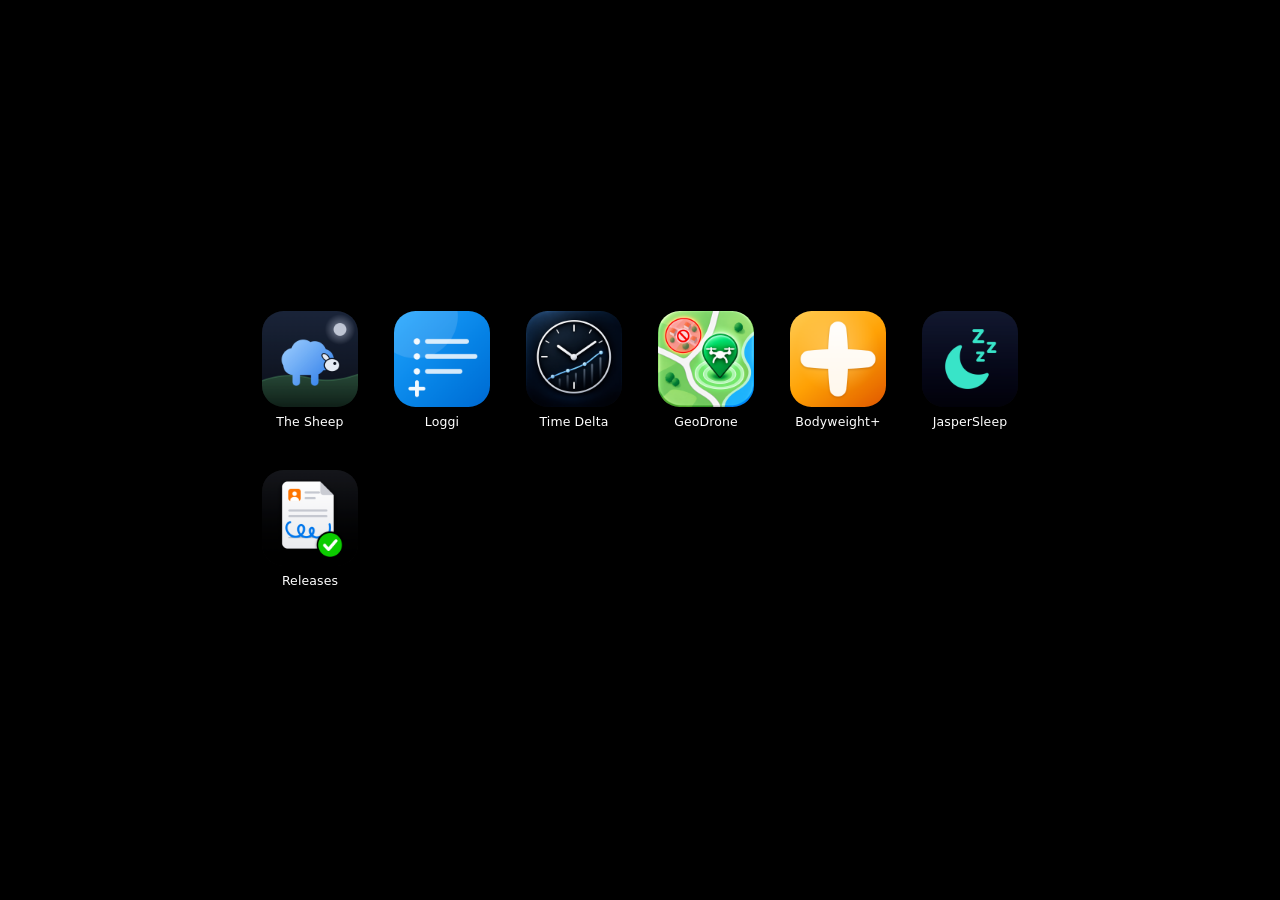
<file: index.html>
<!doctype html>
<html lang="en">
<head>
<meta charset="utf-8">
<meta name="viewport" content="width=device-width, initial-scale=1">
<title>Apps by Moritz Wolf</title>
<meta name="description" content="Apps by Moritz Wolf.">
<meta name="theme-color" content="#000000">
<link rel="icon" href="icons/thesheep.png">
<link rel="apple-touch-icon" href="icons/thesheep.png">
<link rel="stylesheet" href="style.css">
</head>
<body class="home">

<ul class="home-screen">
  <li><a class="home-app" href="thesheep/">
    <img src="icons/thesheep.png" alt="" width="512" height="512">
    <span>The Sheep</span>
  </a></li>

  <li><a class="home-app" href="loggi/">
    <img src="icons/loggi.png" alt="" width="512" height="512">
    <span>Loggi</span>
  </a></li>

  <li><a class="home-app" href="time-delta/">
    <img src="icons/time-delta.png" alt="" width="512" height="512">
    <span>Time Delta</span>
  </a></li>

  <li><a class="home-app" href="geodrone/">
    <img src="icons/geodrone.png" alt="" width="512" height="512">
    <span>GeoDrone</span>
  </a></li>

  <li><a class="home-app" href="bodyweight-plus/">
    <img src="icons/bodyweight-plus.png" alt="" width="512" height="512">
    <span>Bodyweight+</span>
  </a></li>

  <li><a class="home-app" href="jaspersleep/">
    <img src="icons/jaspersleep.png" alt="" width="512" height="512">
    <span>JasperSleep</span>
  </a></li>

  <li><a class="home-app" href="releases/">
    <img src="icons/releases.png" alt="" width="512" height="512">
    <span>Releases</span>
  </a></li>
</ul>

</body>
</html>
</file>
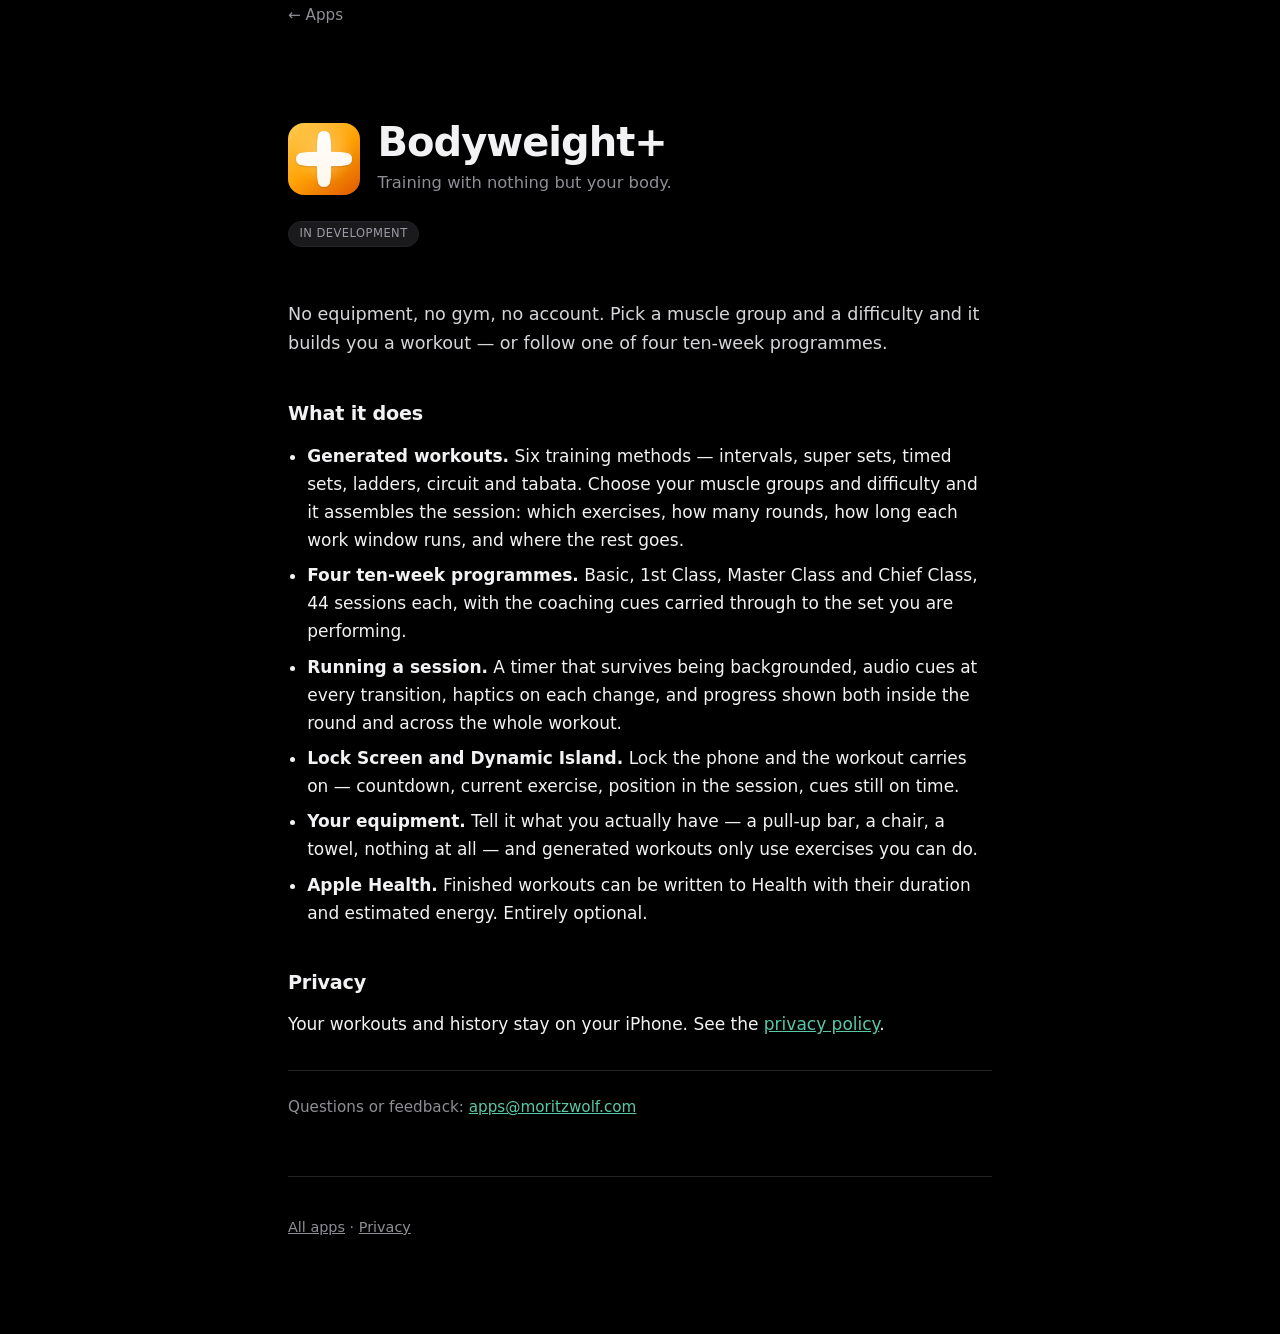
<file: bodyweight-plus/index.html>
<!doctype html>
<html lang="en">
<head>
<meta charset="utf-8">
<meta name="viewport" content="width=device-width, initial-scale=1">
<title>Bodyweight+</title>
<meta name="description" content="A bodyweight training app for iPhone. No equipment, no gym, no account.">
<meta name="theme-color" content="#000000">
<link rel="icon" href="../icons/bodyweight-plus.png">
<link rel="apple-touch-icon" href="../icons/bodyweight-plus.png">
<link rel="stylesheet" href="../style.css">
</head>
<body>
<div class="wrap">

<a class="back" href="../">&larr; Apps</a>

<header>
  <div class="app-head">
    <img src="../icons/bodyweight-plus.png" alt="" width="512" height="512">
    <div>
      <h1>Bodyweight+</h1>
      <p class="tagline">Training with nothing but your body.</p>
    </div>
  </div>
  <p><span class="badge">In development</span></p>
</header>

<main>
  <p class="lede">No equipment, no gym, no account. Pick a muscle group and a difficulty and it builds you a workout — or follow one of four ten-week programmes.</p>

  <h2>What it does</h2>
  <ul>
    <li><strong>Generated workouts.</strong> Six training methods — intervals, super sets, timed sets, ladders, circuit and tabata. Choose your muscle groups and difficulty and it assembles the session: which exercises, how many rounds, how long each work window runs, and where the rest goes.</li>
    <li><strong>Four ten-week programmes.</strong> Basic, 1st Class, Master Class and Chief Class, 44 sessions each, with the coaching cues carried through to the set you are performing.</li>
    <li><strong>Running a session.</strong> A timer that survives being backgrounded, audio cues at every transition, haptics on each change, and progress shown both inside the round and across the whole workout.</li>
    <li><strong>Lock Screen and Dynamic Island.</strong> Lock the phone and the workout carries on — countdown, current exercise, position in the session, cues still on time.</li>
    <li><strong>Your equipment.</strong> Tell it what you actually have — a pull-up bar, a chair, a towel, nothing at all — and generated workouts only use exercises you can do.</li>
    <li><strong>Apple Health.</strong> Finished workouts can be written to Health with their duration and estimated energy. Entirely optional.</li>
  </ul>

  <h2>Privacy</h2>
  <p>Your workouts and history stay on your iPhone. See the <a href="privacy/">privacy policy</a>.</p>

  <p class="meta">Questions or feedback: <a href="mailto:apps@moritzwolf.com">apps@moritzwolf.com</a></p>
</main>

<footer>
  <p><a href="../">All apps</a> &middot; <a href="privacy/">Privacy</a></p>
</footer>

</div>
</body>
</html>
</file>
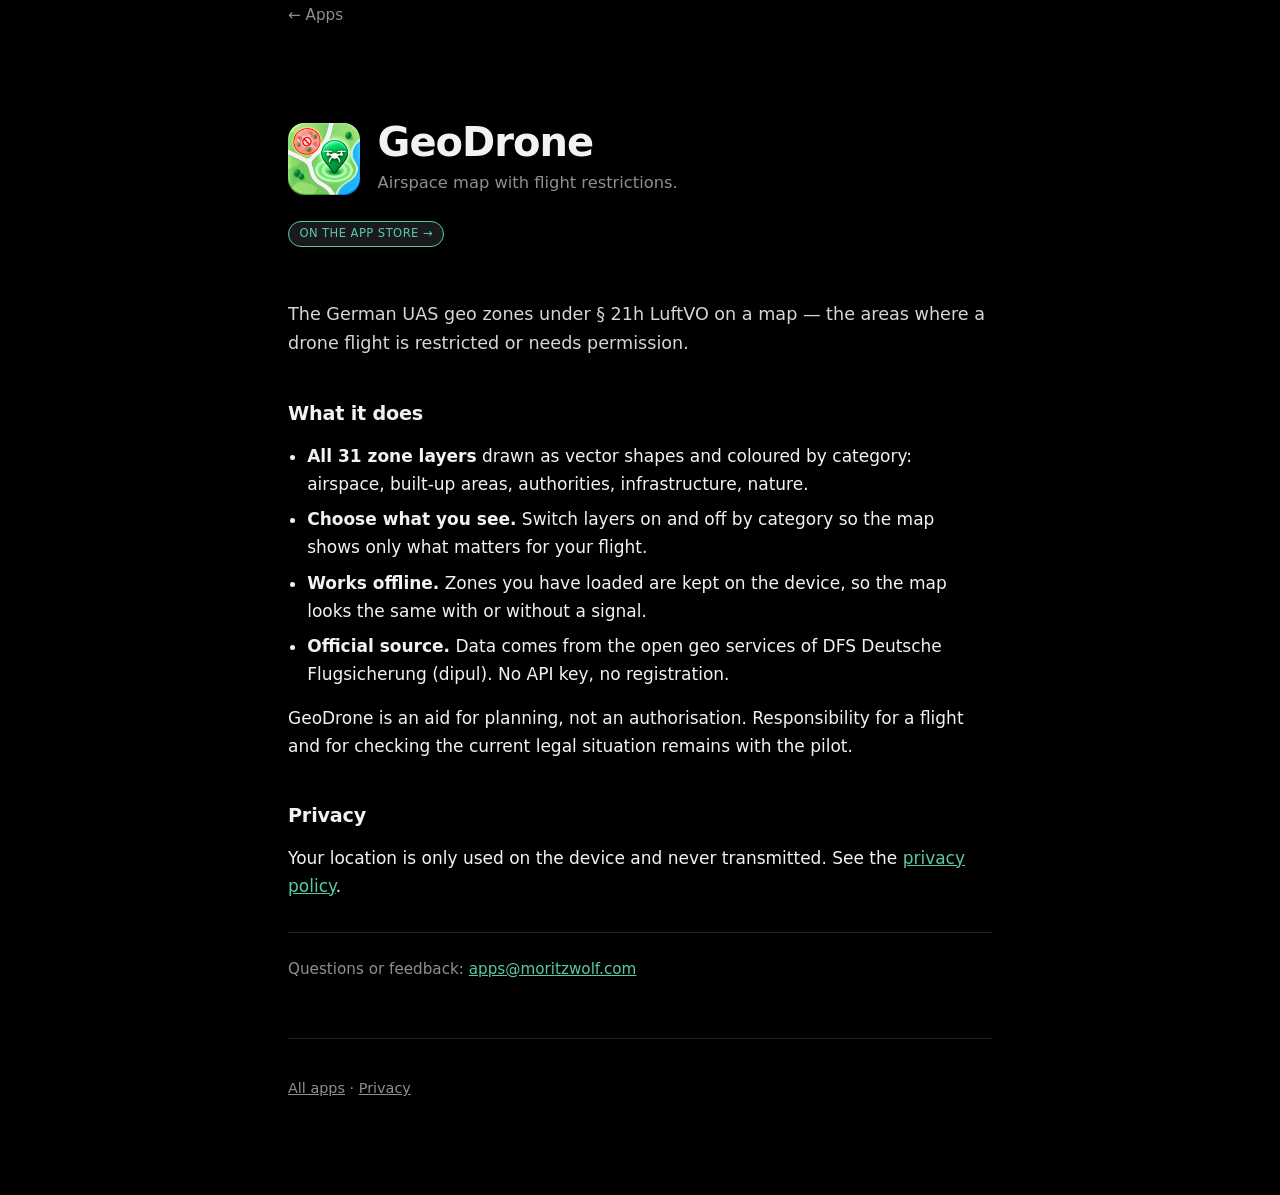
<file: geodrone/index.html>
<!doctype html>
<html lang="en">
<head>
<meta charset="utf-8">
<meta name="viewport" content="width=device-width, initial-scale=1">
<title>GeoDrone</title>
<meta name="description" content="Germany's UAS geo zones on a map — where a drone flight is restricted or needs permission.">
<meta name="theme-color" content="#000000">
<link rel="icon" href="../icons/geodrone.png">
<link rel="apple-touch-icon" href="../icons/geodrone.png">
<link rel="stylesheet" href="../style.css">
</head>
<body>
<div class="wrap">

<a class="back" href="../">&larr; Apps</a>

<header>
  <div class="app-head">
    <img src="../icons/geodrone.png" alt="" width="512" height="512">
    <div>
      <h1>GeoDrone</h1>
      <p class="tagline">Airspace map with flight restrictions.</p>
    </div>
  </div>
  <p><a class="badge live" href="https://apps.apple.com/app/geodrone-luftraumkarte-de/id6811067492" aria-label="GeoDrone – Luftraumkarte DE on the App Store">On the App Store &rarr;</a></p>
</header>

<main>
  <p class="lede">The German UAS geo zones under § 21h LuftVO on a map — the areas where a drone flight is restricted or needs permission.</p>

  <h2>What it does</h2>
  <ul>
    <li><strong>All 31 zone layers</strong> drawn as vector shapes and coloured by category: airspace, built-up areas, authorities, infrastructure, nature.</li>
    <li><strong>Choose what you see.</strong> Switch layers on and off by category so the map shows only what matters for your flight.</li>
    <li><strong>Works offline.</strong> Zones you have loaded are kept on the device, so the map looks the same with or without a signal.</li>
    <li><strong>Official source.</strong> Data comes from the open geo services of DFS Deutsche Flugsicherung (dipul). No API key, no registration.</li>
  </ul>

  <p>GeoDrone is an aid for planning, not an authorisation. Responsibility for a flight and for checking the current legal situation remains with the pilot.</p>

  <h2>Privacy</h2>
  <p>Your location is only used on the device and never transmitted. See the <a href="privacy/">privacy policy</a>.</p>

  <p class="meta">Questions or feedback: <a href="mailto:apps@moritzwolf.com">apps@moritzwolf.com</a></p>
</main>

<footer>
  <p><a href="../">All apps</a> &middot; <a href="privacy/">Privacy</a></p>
</footer>

</div>
</body>
</html>
</file>
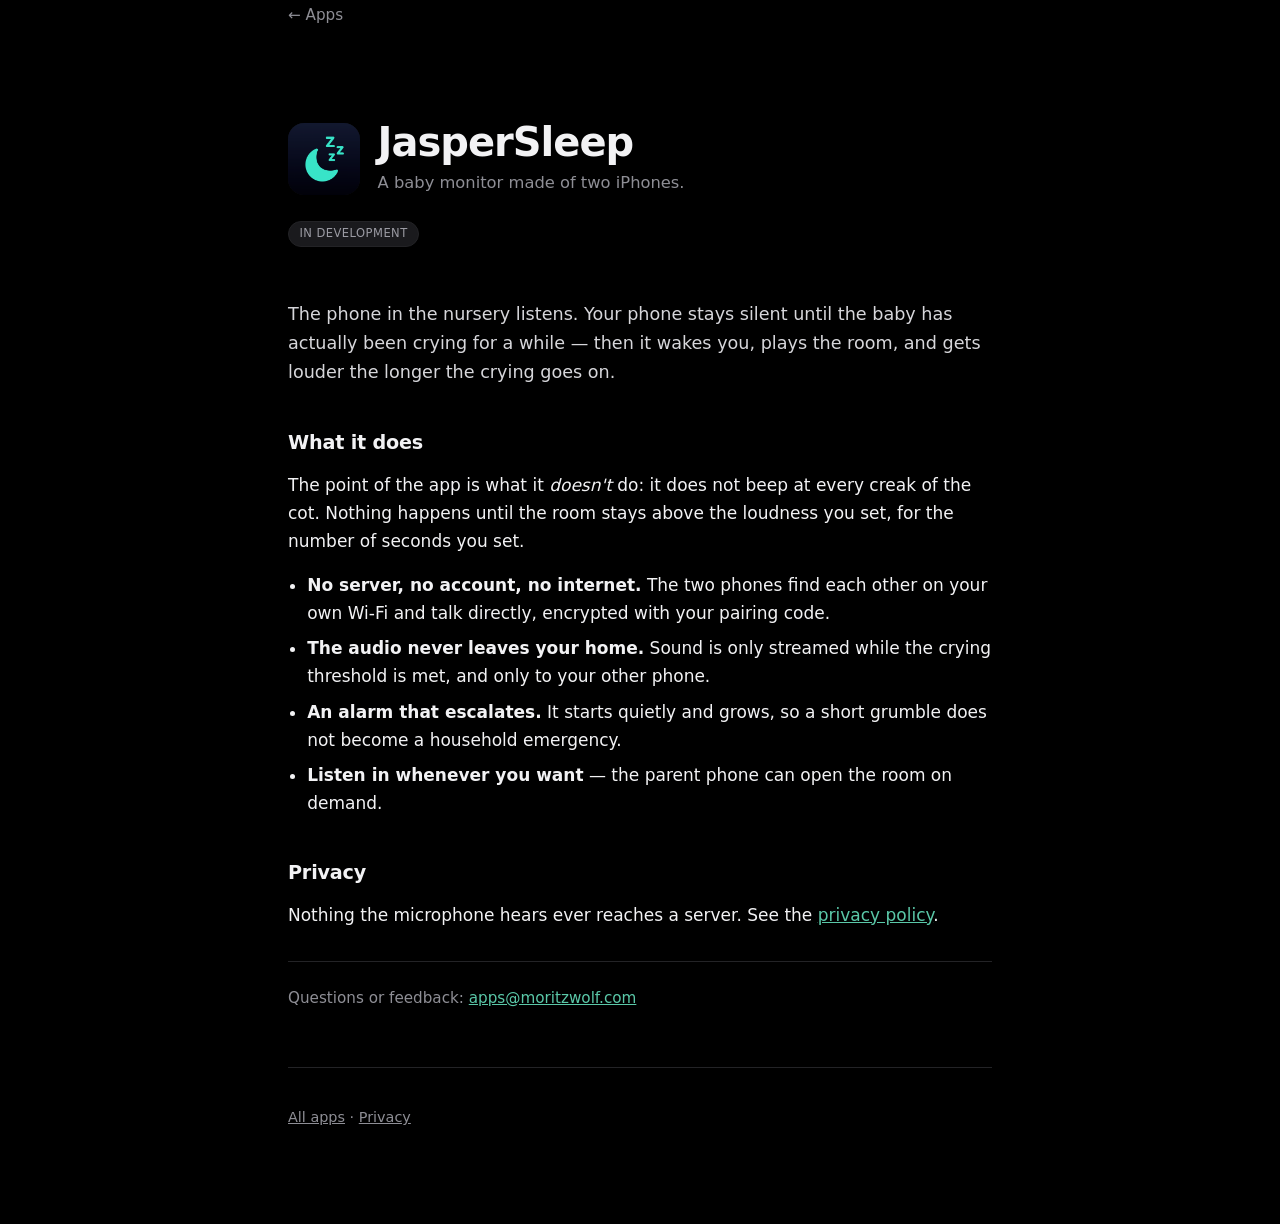
<file: jaspersleep/index.html>
<!doctype html>
<html lang="en">
<head>
<meta charset="utf-8">
<meta name="viewport" content="width=device-width, initial-scale=1">
<title>JasperSleep</title>
<meta name="description" content="A baby monitor for two iPhones. Local, encrypted, and silent until the crying is real.">
<meta name="theme-color" content="#000000">
<link rel="icon" href="../icons/jaspersleep.png">
<link rel="apple-touch-icon" href="../icons/jaspersleep.png">
<link rel="stylesheet" href="../style.css">
</head>
<body>
<div class="wrap">

<a class="back" href="../">&larr; Apps</a>

<header>
  <div class="app-head">
    <img src="../icons/jaspersleep.png" alt="" width="512" height="512">
    <div>
      <h1>JasperSleep</h1>
      <p class="tagline">A baby monitor made of two iPhones.</p>
    </div>
  </div>
  <p><span class="badge">In development</span></p>
</header>

<main>
  <p class="lede">The phone in the nursery listens. Your phone stays silent until the baby has actually been crying for a while — then it wakes you, plays the room, and gets louder the longer the crying goes on.</p>

  <h2>What it does</h2>
  <p>The point of the app is what it <em>doesn't</em> do: it does not beep at every creak of the cot. Nothing happens until the room stays above the loudness you set, for the number of seconds you set.</p>
  <ul>
    <li><strong>No server, no account, no internet.</strong> The two phones find each other on your own Wi-Fi and talk directly, encrypted with your pairing code.</li>
    <li><strong>The audio never leaves your home.</strong> Sound is only streamed while the crying threshold is met, and only to your other phone.</li>
    <li><strong>An alarm that escalates.</strong> It starts quietly and grows, so a short grumble does not become a household emergency.</li>
    <li><strong>Listen in whenever you want</strong> — the parent phone can open the room on demand.</li>
  </ul>

  <h2>Privacy</h2>
  <p>Nothing the microphone hears ever reaches a server. See the <a href="privacy/">privacy policy</a>.</p>

  <p class="meta">Questions or feedback: <a href="mailto:apps@moritzwolf.com">apps@moritzwolf.com</a></p>
</main>

<footer>
  <p><a href="../">All apps</a> &middot; <a href="privacy/">Privacy</a></p>
</footer>

</div>
</body>
</html>
</file>
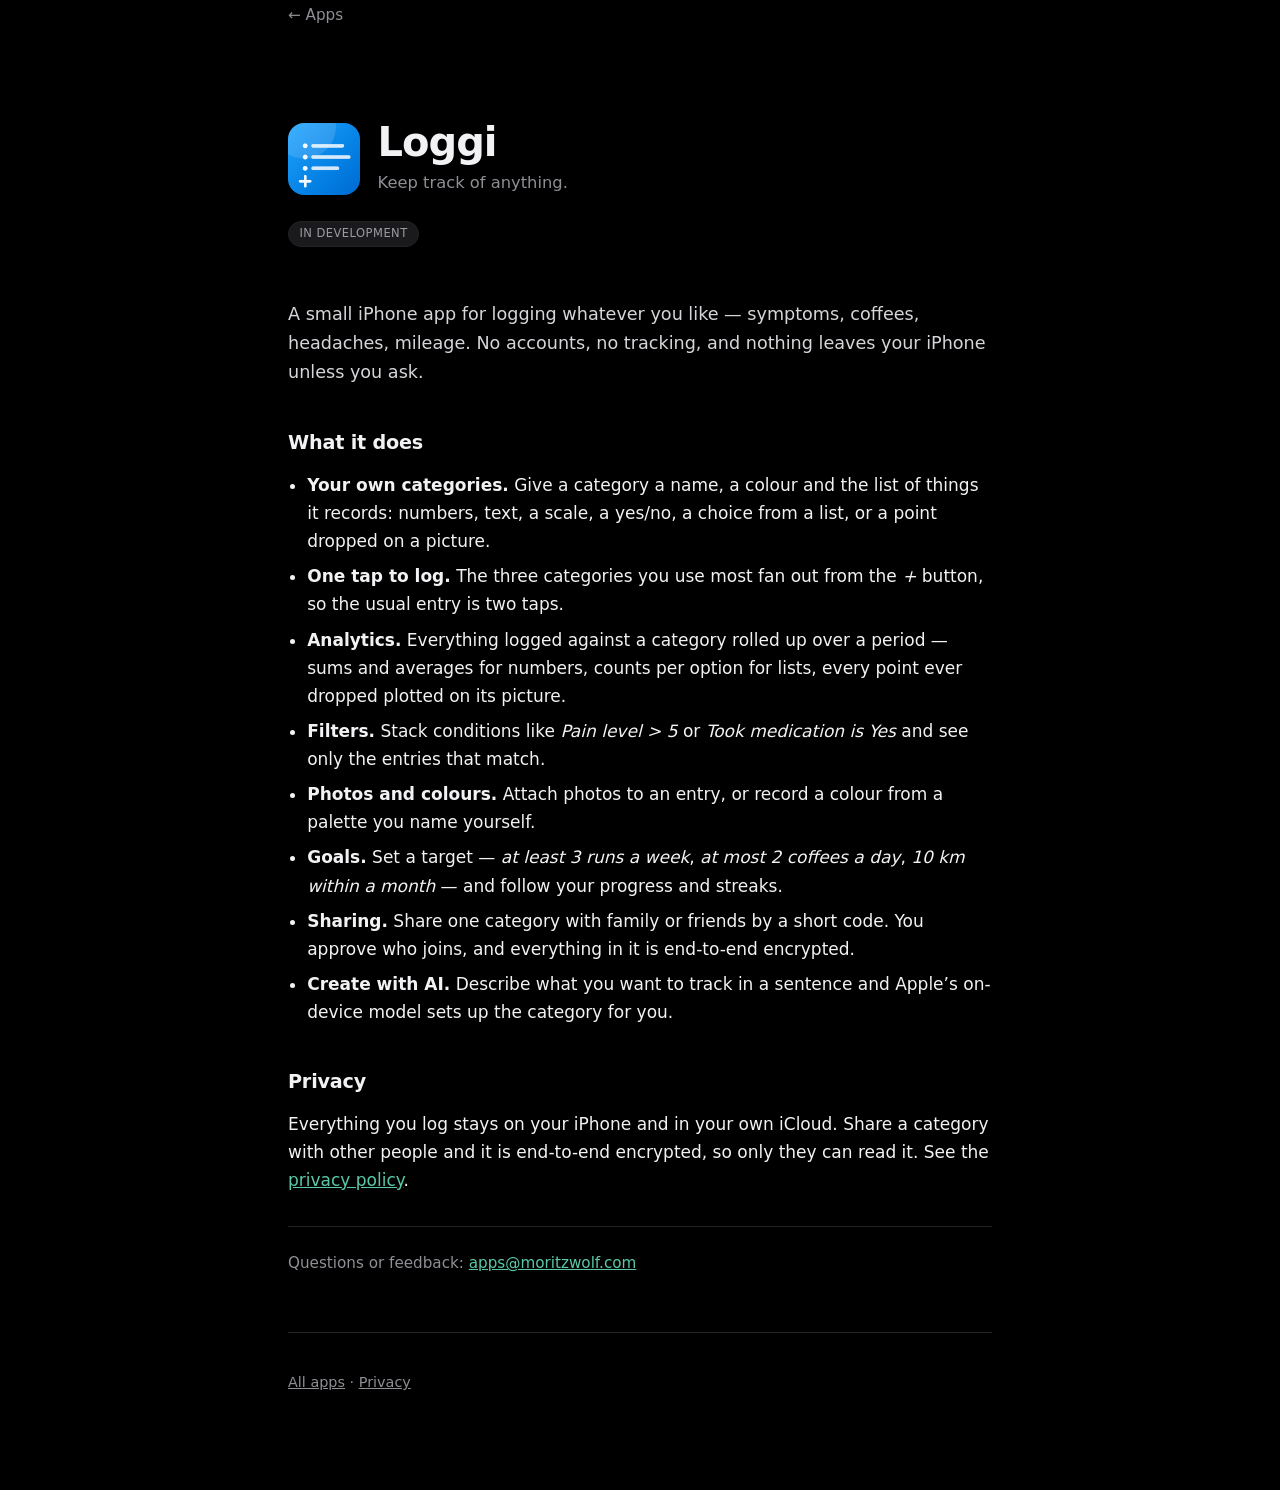
<file: loggi/index.html>
<!doctype html>
<html lang="en">
<head>
<meta charset="utf-8">
<meta name="viewport" content="width=device-width, initial-scale=1">
<title>Loggi</title>
<meta name="description" content="Keep track of anything. A small, private iPhone app for logging whatever you like.">
<meta name="theme-color" content="#000000">
<link rel="icon" href="../icons/loggi.png">
<link rel="apple-touch-icon" href="../icons/loggi.png">
<link rel="stylesheet" href="../style.css">
</head>
<body>
<div class="wrap">

<a class="back" href="../">&larr; Apps</a>

<header>
  <div class="app-head">
    <img src="../icons/loggi.png" alt="" width="512" height="512">
    <div>
      <h1>Loggi</h1>
      <p class="tagline">Keep track of anything.</p>
    </div>
  </div>
  <p><span class="badge">In development</span></p>
</header>

<main>
  <p class="lede">A small iPhone app for logging whatever you like — symptoms, coffees, headaches, mileage. No accounts, no tracking, and nothing leaves your iPhone unless you ask.</p>

  <h2>What it does</h2>
  <ul>
    <li><strong>Your own categories.</strong> Give a category a name, a colour and the list of things it records: numbers, text, a scale, a yes/no, a choice from a list, or a point dropped on a picture.</li>
    <li><strong>One tap to log.</strong> The three categories you use most fan out from the <em>+</em> button, so the usual entry is two taps.</li>
    <li><strong>Analytics.</strong> Everything logged against a category rolled up over a period — sums and averages for numbers, counts per option for lists, every point ever dropped plotted on its picture.</li>
    <li><strong>Filters.</strong> Stack conditions like <em>Pain level &gt; 5</em> or <em>Took medication is Yes</em> and see only the entries that match.</li>
    <li><strong>Photos and colours.</strong> Attach photos to an entry, or record a colour from a palette you name yourself.</li>
    <li><strong>Goals.</strong> Set a target — <em>at least 3 runs a week</em>, <em>at most 2 coffees a day</em>, <em>10 km within a month</em> — and follow your progress and streaks.</li>
    <li><strong>Sharing.</strong> Share one category with family or friends by a short code. You approve who joins, and everything in it is end-to-end encrypted.</li>
    <li><strong>Create with AI.</strong> Describe what you want to track in a sentence and Apple&rsquo;s on-device model sets up the category for you.</li>
  </ul>

  <h2>Privacy</h2>
  <p>Everything you log stays on your iPhone and in your own iCloud. Share a category with other people and it is end-to-end encrypted, so only they can read it. See the <a href="privacy/">privacy policy</a>.</p>

  <p class="meta">Questions or feedback: <a href="mailto:apps@moritzwolf.com">apps@moritzwolf.com</a></p>
</main>

<footer>
  <p><a href="../">All apps</a> &middot; <a href="privacy/">Privacy</a></p>
</footer>

</div>
</body>
</html>
</file>
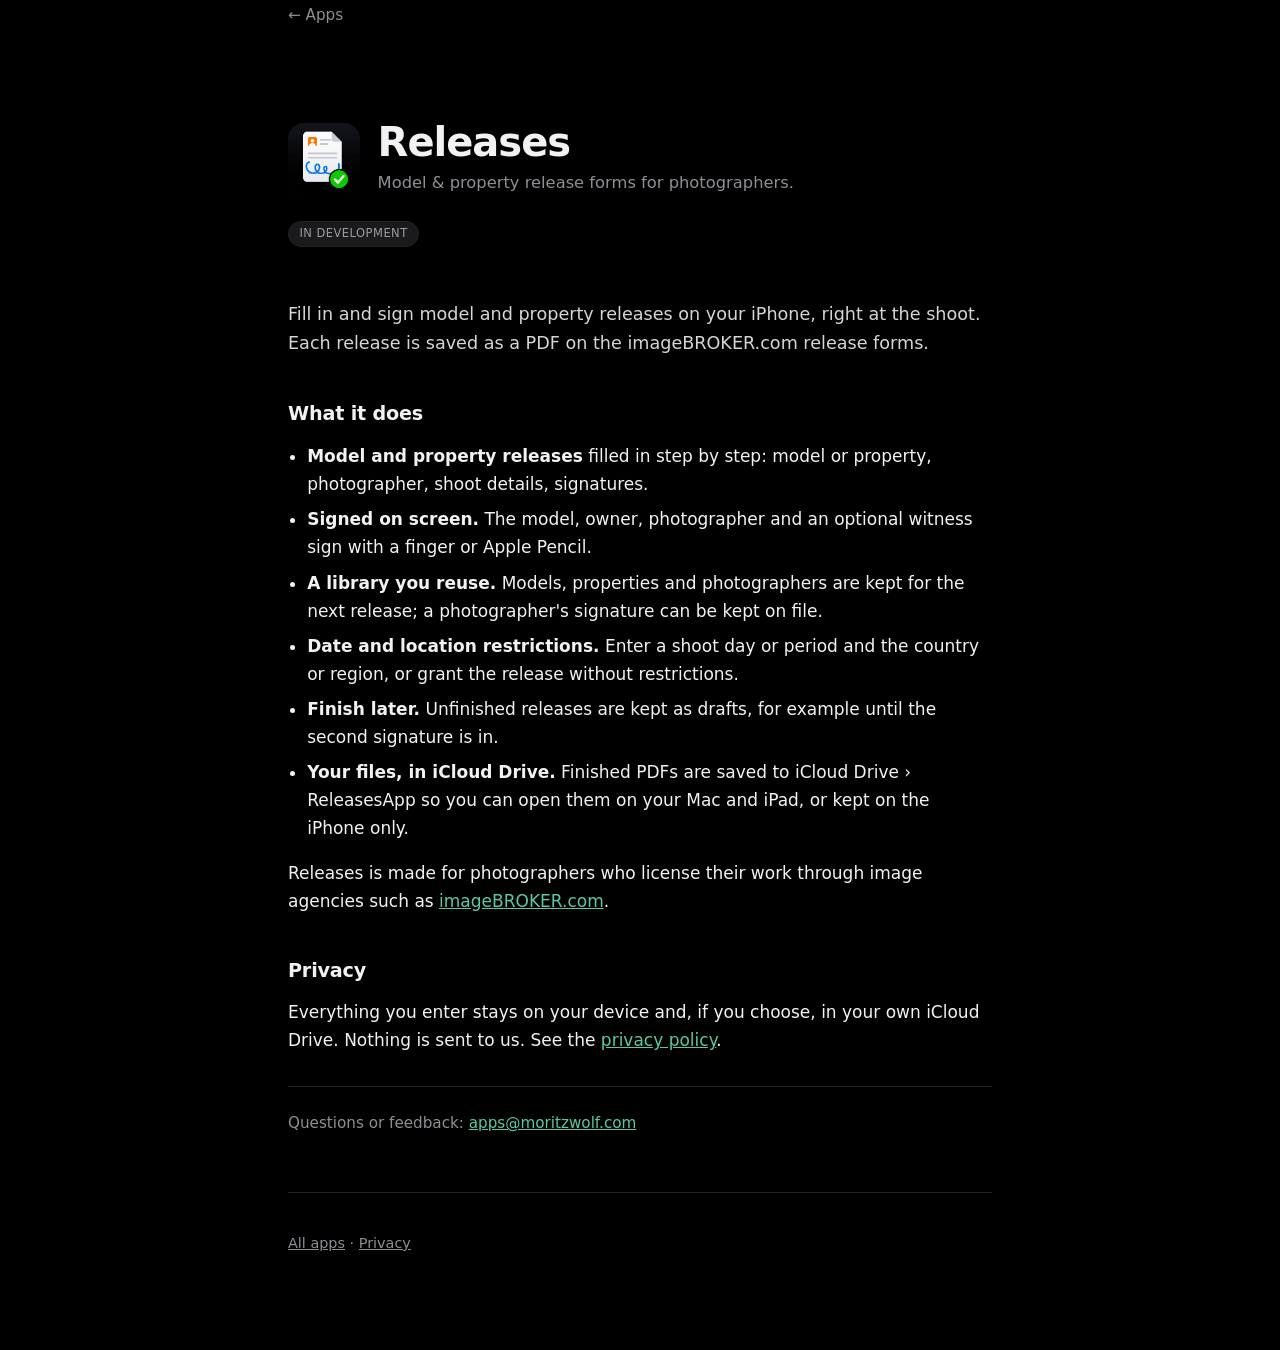
<file: releases/index.html>
<!doctype html>
<html lang="en">
<head>
<meta charset="utf-8">
<meta name="viewport" content="width=device-width, initial-scale=1">
<title>Releases</title>
<meta name="description" content="Model and property releases for photographers — signed on the iPhone, saved as PDF.">
<meta name="theme-color" content="#000000">
<link rel="icon" href="../icons/releases.png">
<link rel="apple-touch-icon" href="../icons/releases.png">
<link rel="stylesheet" href="../style.css">
</head>
<body>
<div class="wrap">

<a class="back" href="../">&larr; Apps</a>

<header>
  <div class="app-head">
    <img src="../icons/releases.png" alt="" width="512" height="512">
    <div>
      <h1>Releases</h1>
      <p class="tagline">Model &amp; property release forms for photographers.</p>
    </div>
  </div>
  <p><span class="badge">In development</span></p>
</header>

<main>
  <p class="lede">Fill in and sign model and property releases on your iPhone, right at the shoot. Each release is saved as a PDF on the imageBROKER.com release forms.</p>

  <h2>What it does</h2>
  <ul>
    <li><strong>Model and property releases</strong> filled in step by step: model or property, photographer, shoot details, signatures.</li>
    <li><strong>Signed on screen.</strong> The model, owner, photographer and an optional witness sign with a finger or Apple Pencil.</li>
    <li><strong>A library you reuse.</strong> Models, properties and photographers are kept for the next release; a photographer's signature can be kept on file.</li>
    <li><strong>Date and location restrictions.</strong> Enter a shoot day or period and the country or region, or grant the release without restrictions.</li>
    <li><strong>Finish later.</strong> Unfinished releases are kept as drafts, for example until the second signature is in.</li>
    <li><strong>Your files, in iCloud Drive.</strong> Finished PDFs are saved to iCloud Drive › ReleasesApp so you can open them on your Mac and iPad, or kept on the iPhone only.</li>
  </ul>

  <p>Releases is made for photographers who license their work through image agencies such as <a href="https://imagebroker.com">imageBROKER.com</a>.</p>

  <h2>Privacy</h2>
  <p>Everything you enter stays on your device and, if you choose, in your own iCloud Drive. Nothing is sent to us. See the <a href="privacy/">privacy policy</a>.</p>

  <p class="meta">Questions or feedback: <a href="mailto:apps@moritzwolf.com">apps@moritzwolf.com</a></p>
</main>

<footer>
  <p><a href="../">All apps</a> &middot; <a href="privacy/">Privacy</a></p>
</footer>

</div>
</body>
</html>
</file>
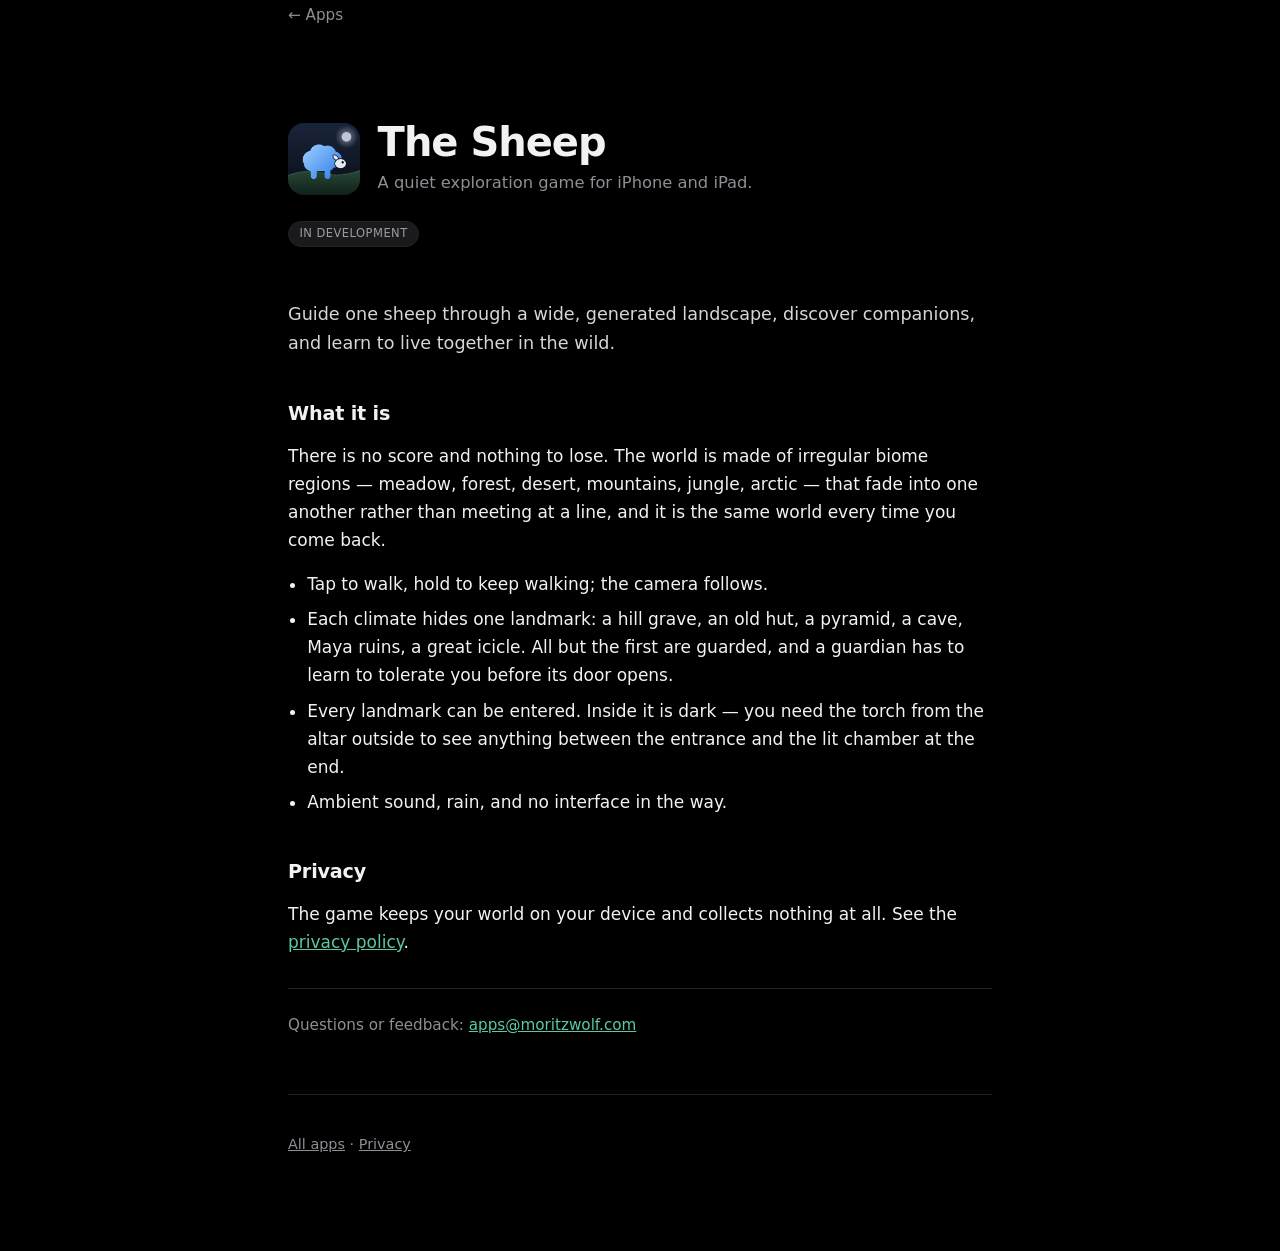
<file: thesheep/index.html>
<!doctype html>
<html lang="en">
<head>
<meta charset="utf-8">
<meta name="viewport" content="width=device-width, initial-scale=1">
<title>The Sheep</title>
<meta name="description" content="A quiet exploration game for iPhone and iPad. Guide one sheep through a wide, generated landscape.">
<meta name="theme-color" content="#000000">
<link rel="icon" href="../icons/thesheep.png">
<link rel="apple-touch-icon" href="../icons/thesheep.png">
<link rel="stylesheet" href="../style.css">
</head>
<body>
<div class="wrap">

<a class="back" href="../">&larr; Apps</a>

<header>
  <div class="app-head">
    <img src="../icons/thesheep.png" alt="" width="512" height="512">
    <div>
      <h1>The Sheep</h1>
      <p class="tagline">A quiet exploration game for iPhone and iPad.</p>
    </div>
  </div>
  <p><span class="badge">In development</span></p>
</header>

<main>
  <p class="lede">Guide one sheep through a wide, generated landscape, discover companions, and learn to live together in the wild.</p>

  <h2>What it is</h2>
  <p>There is no score and nothing to lose. The world is made of irregular biome regions — meadow, forest, desert, mountains, jungle, arctic — that fade into one another rather than meeting at a line, and it is the same world every time you come back.</p>

  <ul>
    <li>Tap to walk, hold to keep walking; the camera follows.</li>
    <li>Each climate hides one landmark: a hill grave, an old hut, a pyramid, a cave, Maya ruins, a great icicle. All but the first are guarded, and a guardian has to learn to tolerate you before its door opens.</li>
    <li>Every landmark can be entered. Inside it is dark — you need the torch from the altar outside to see anything between the entrance and the lit chamber at the end.</li>
    <li>Ambient sound, rain, and no interface in the way.</li>
  </ul>

  <h2>Privacy</h2>
  <p>The game keeps your world on your device and collects nothing at all. See the <a href="privacy/">privacy policy</a>.</p>

  <p class="meta">Questions or feedback: <a href="mailto:apps@moritzwolf.com">apps@moritzwolf.com</a></p>
</main>

<footer>
  <p><a href="../">All apps</a> &middot; <a href="privacy/">Privacy</a></p>
</footer>

</div>
</body>
</html>
</file>
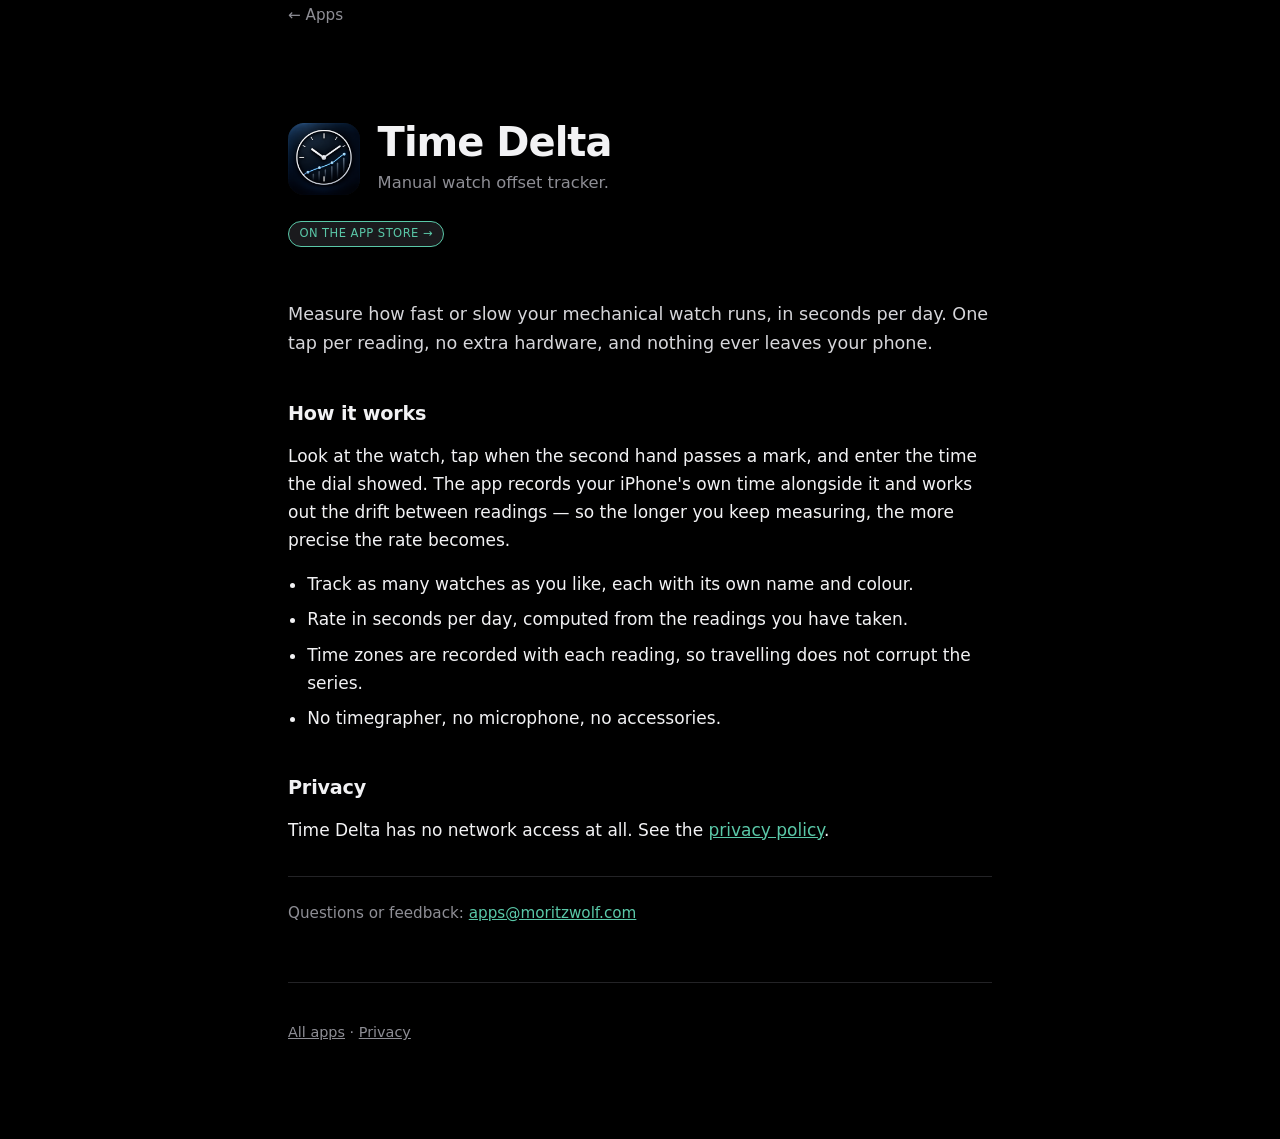
<file: time-delta/index.html>
<!doctype html>
<html lang="en">
<head>
<meta charset="utf-8">
<meta name="viewport" content="width=device-width, initial-scale=1">
<title>Time Delta</title>
<meta name="description" content="Measure how fast or slow your mechanical watch runs, in seconds per day.">
<meta name="theme-color" content="#000000">
<link rel="icon" href="../icons/time-delta.png">
<link rel="apple-touch-icon" href="../icons/time-delta.png">
<link rel="stylesheet" href="../style.css">
</head>
<body>
<div class="wrap">

<a class="back" href="../">&larr; Apps</a>

<header>
  <div class="app-head">
    <img src="../icons/time-delta.png" alt="" width="512" height="512">
    <div>
      <h1>Time Delta</h1>
      <p class="tagline">Manual watch offset tracker.</p>
    </div>
  </div>
  <p><a class="badge live" href="https://apps.apple.com/app/time-delta/id6809862052" aria-label="Time Delta on the App Store">On the App Store &rarr;</a></p>
</header>

<main>
  <p class="lede">Measure how fast or slow your mechanical watch runs, in seconds per day. One tap per reading, no extra hardware, and nothing ever leaves your phone.</p>

  <h2>How it works</h2>
  <p>Look at the watch, tap when the second hand passes a mark, and enter the time the dial showed. The app records your iPhone's own time alongside it and works out the drift between readings — so the longer you keep measuring, the more precise the rate becomes.</p>

  <ul>
    <li>Track as many watches as you like, each with its own name and colour.</li>
    <li>Rate in seconds per day, computed from the readings you have taken.</li>
    <li>Time zones are recorded with each reading, so travelling does not corrupt the series.</li>
    <li>No timegrapher, no microphone, no accessories.</li>
  </ul>

  <h2>Privacy</h2>
  <p>Time Delta has no network access at all. See the <a href="privacy/">privacy policy</a>.</p>

  <p class="meta">Questions or feedback: <a href="mailto:apps@moritzwolf.com">apps@moritzwolf.com</a></p>
</main>

<footer>
  <p><a href="../">All apps</a> &middot; <a href="privacy/">Privacy</a></p>
</footer>

</div>
</body>
</html>
</file>
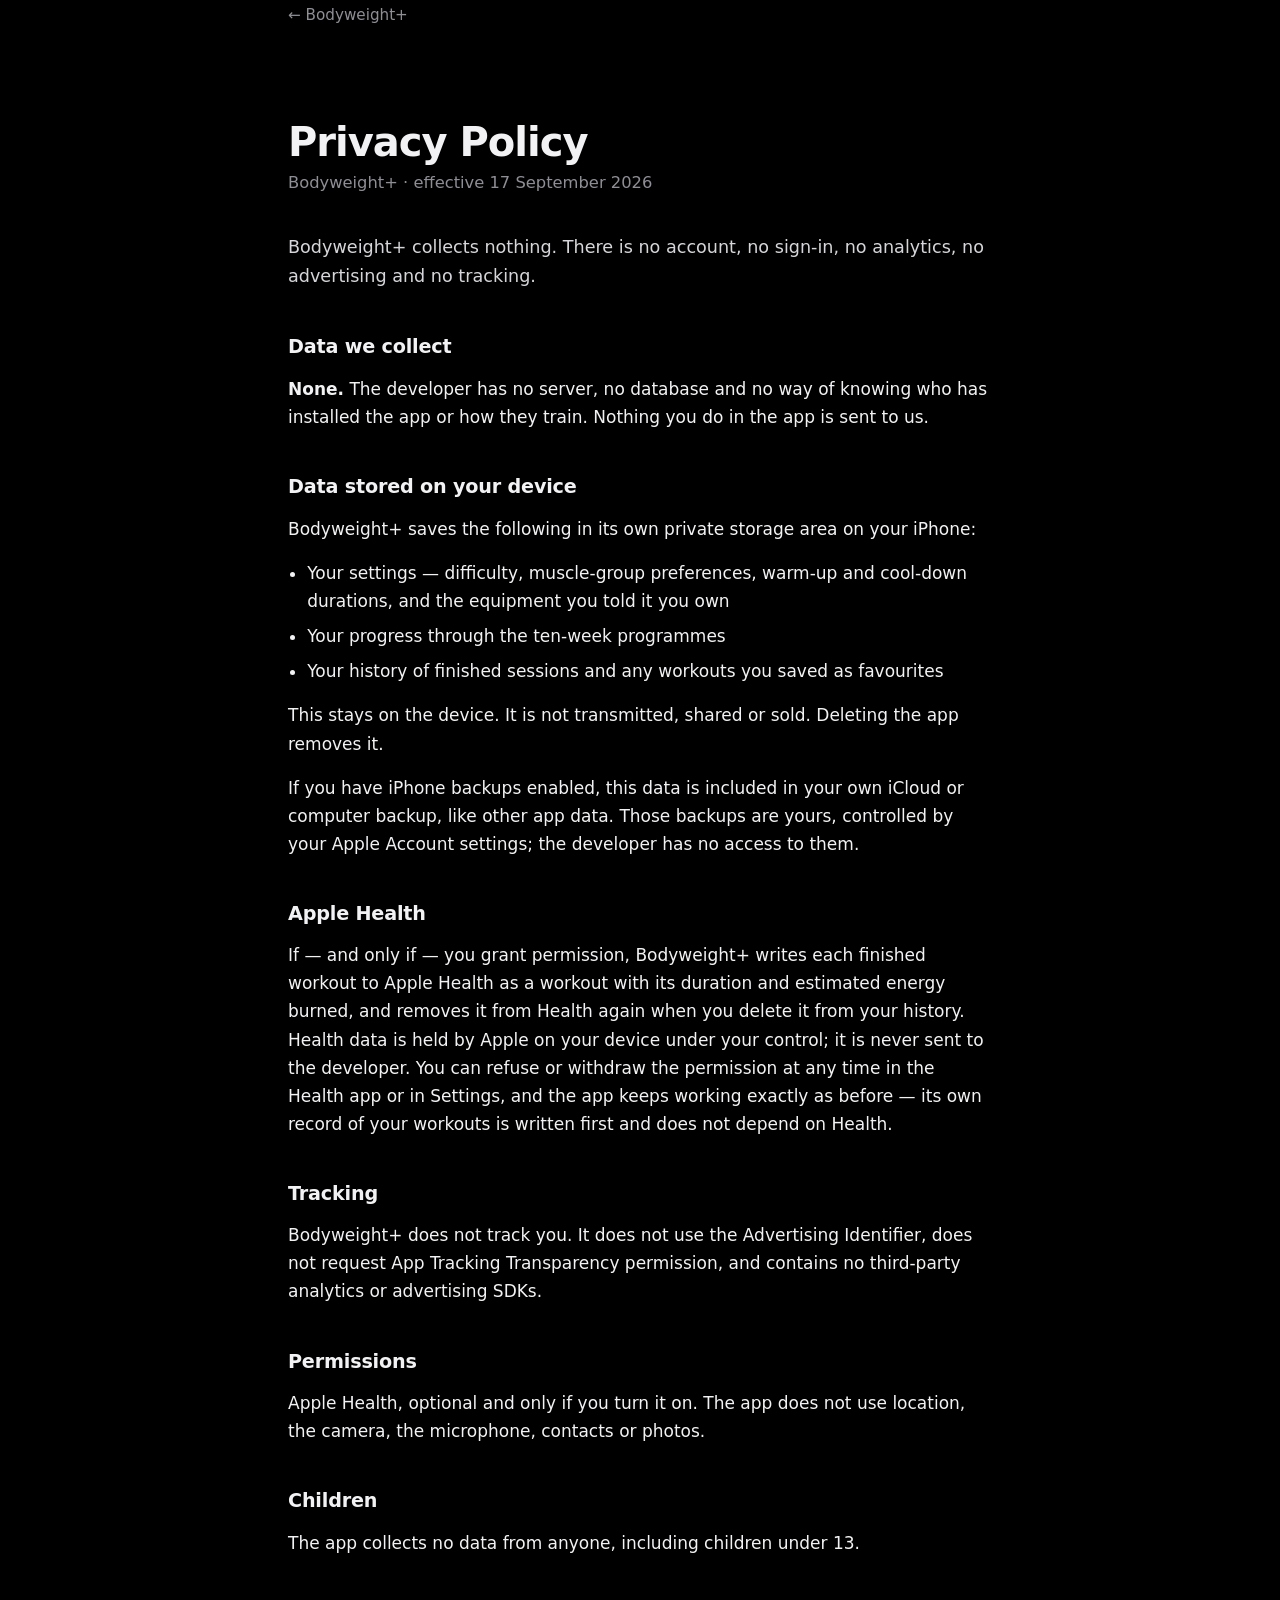
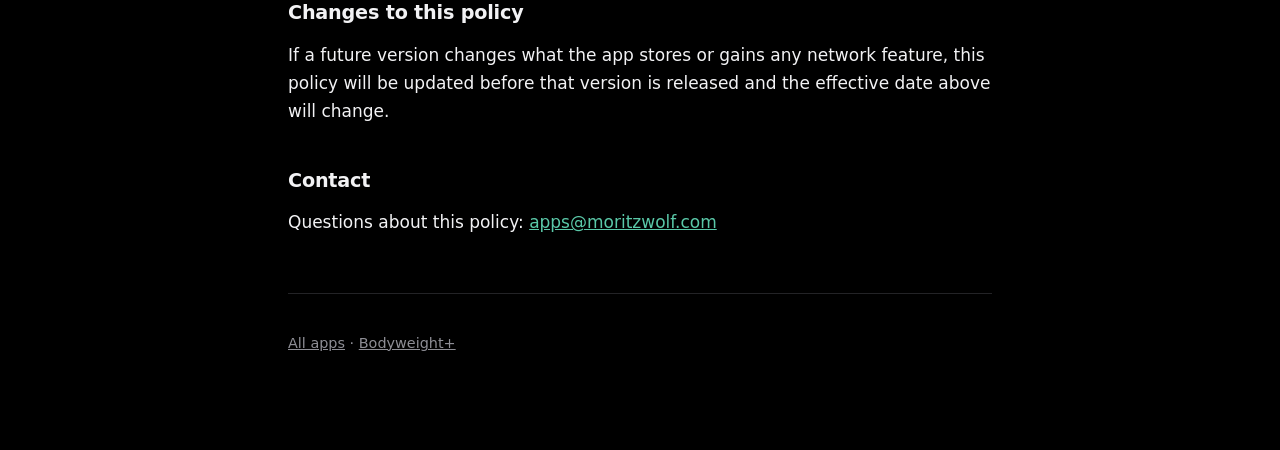
<file: bodyweight-plus/privacy/index.html>
<!doctype html>
<html lang="en">
<head>
<meta charset="utf-8">
<meta name="viewport" content="width=device-width, initial-scale=1">
<title>Bodyweight+ — Privacy Policy</title>
<meta name="description" content="Privacy policy for Bodyweight+.">
<meta name="theme-color" content="#000000">
<link rel="icon" href="../../icons/bodyweight-plus.png">
<link rel="apple-touch-icon" href="../../icons/bodyweight-plus.png">
<link rel="stylesheet" href="../../style.css">
</head>
<body>
<div class="wrap">

<a class="back" href="../">&larr; Bodyweight+</a>

<header>
  <h1>Privacy Policy</h1>
  <p class="tagline">Bodyweight+ &middot; effective 17 September 2026</p>
</header>

<main>
  <p class="lede">Bodyweight+ collects nothing. There is no account, no sign-in, no analytics, no advertising and no tracking.</p>

  <h2>Data we collect</h2>
  <p><strong>None.</strong> The developer has no server, no database and no way of knowing who has installed the app or how they train. Nothing you do in the app is sent to us.</p>

  <h2>Data stored on your device</h2>
  <p>Bodyweight+ saves the following in its own private storage area on your iPhone:</p>
  <ul>
    <li>Your settings — difficulty, muscle-group preferences, warm-up and cool-down durations, and the equipment you told it you own</li>
    <li>Your progress through the ten-week programmes</li>
    <li>Your history of finished sessions and any workouts you saved as favourites</li>
  </ul>
  <p>This stays on the device. It is not transmitted, shared or sold. Deleting the app removes it.</p>
  <p>If you have iPhone backups enabled, this data is included in your own iCloud or computer backup, like other app data. Those backups are yours, controlled by your Apple Account settings; the developer has no access to them.</p>

  <h2>Apple Health</h2>
  <p>If — and only if — you grant permission, Bodyweight+ writes each finished workout to Apple Health as a workout with its duration and estimated energy burned, and removes it from Health again when you delete it from your history. Health data is held by Apple on your device under your control; it is never sent to the developer. You can refuse or withdraw the permission at any time in the Health app or in Settings, and the app keeps working exactly as before — its own record of your workouts is written first and does not depend on Health.</p>

  <h2>Tracking</h2>
  <p>Bodyweight+ does not track you. It does not use the Advertising Identifier, does not request App Tracking Transparency permission, and contains no third-party analytics or advertising SDKs.</p>

  <h2>Permissions</h2>
  <p>Apple Health, optional and only if you turn it on. The app does not use location, the camera, the microphone, contacts or photos.</p>

  <h2>Children</h2>
  <p>The app collects no data from anyone, including children under 13.</p>

  <h2>Changes to this policy</h2>
  <p>If a future version changes what the app stores or gains any network feature, this policy will be updated before that version is released and the effective date above will change.</p>

  <h2>Contact</h2>
  <p>Questions about this policy: <a href="mailto:apps@moritzwolf.com">apps@moritzwolf.com</a></p>
</main>

<footer>
  <p><a href="../../">All apps</a> &middot; <a href="../">Bodyweight+</a></p>
</footer>

</div>
</body>
</html>
</file>
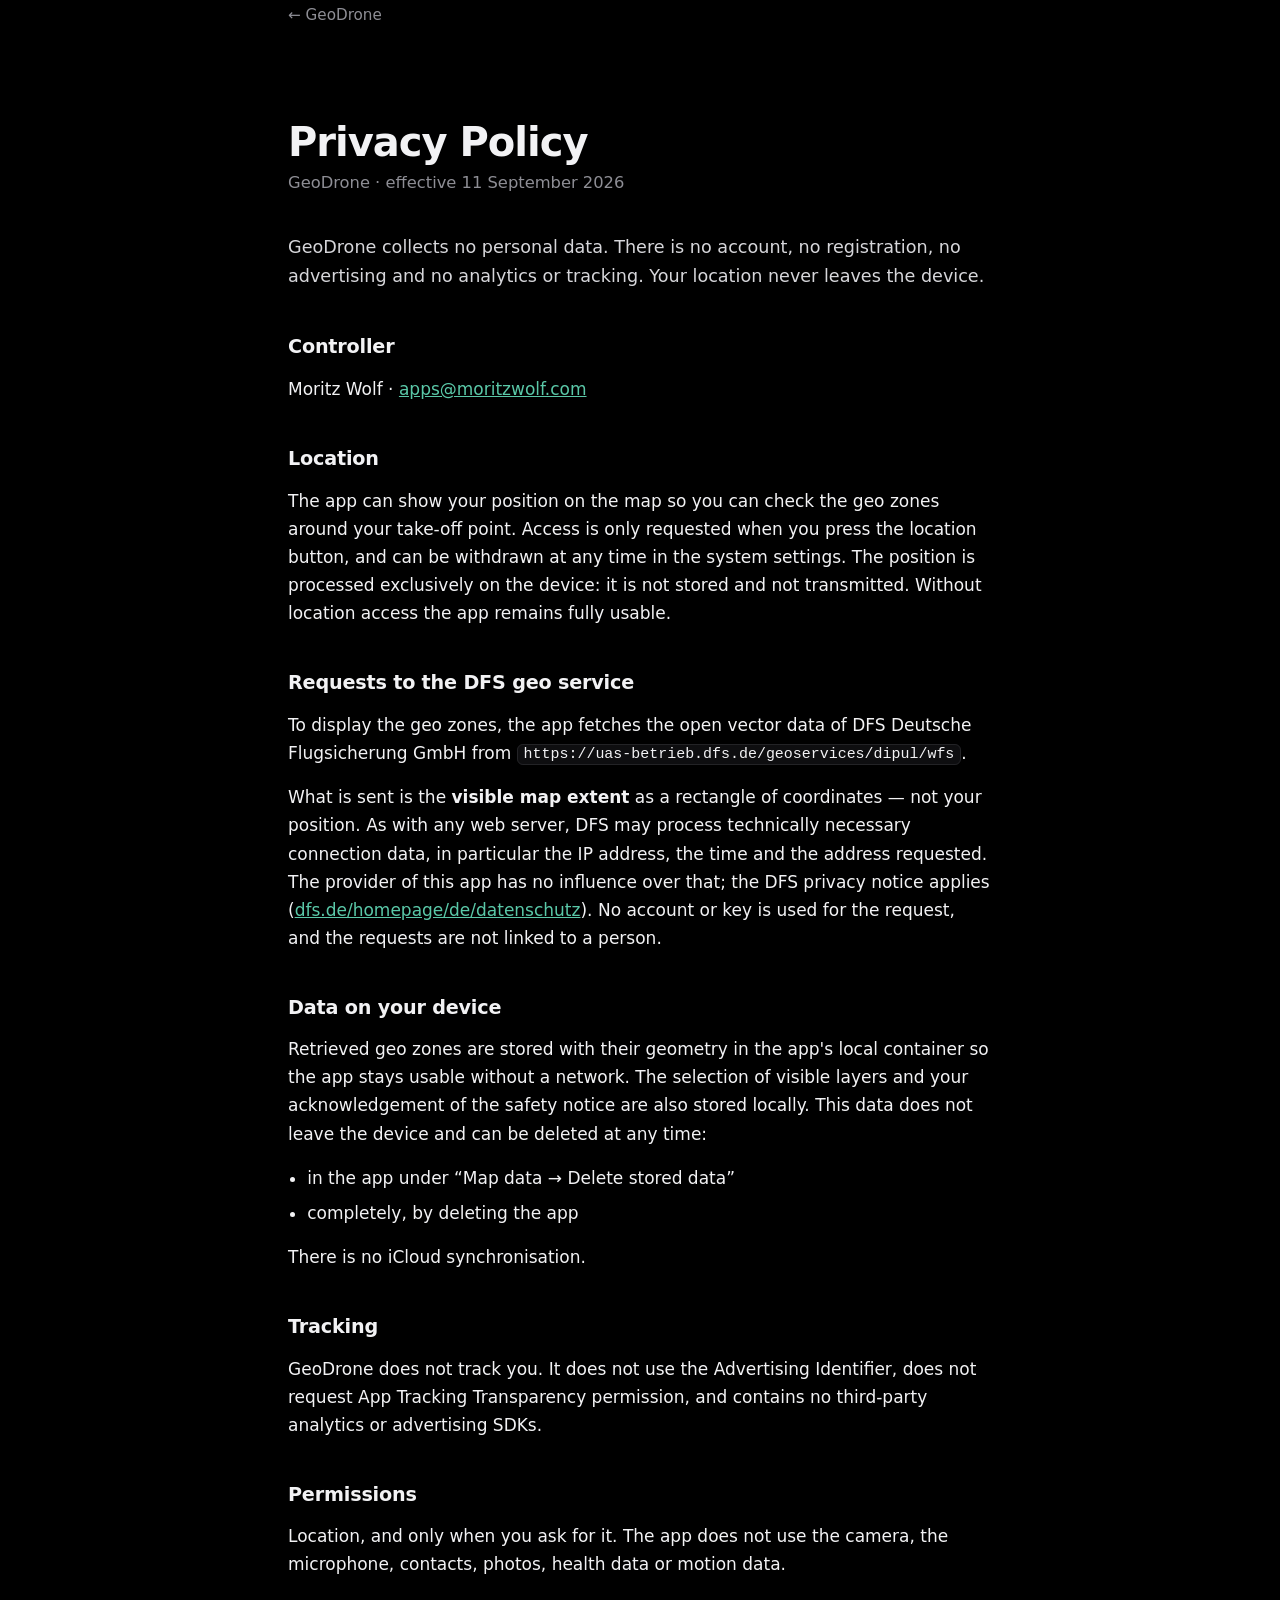
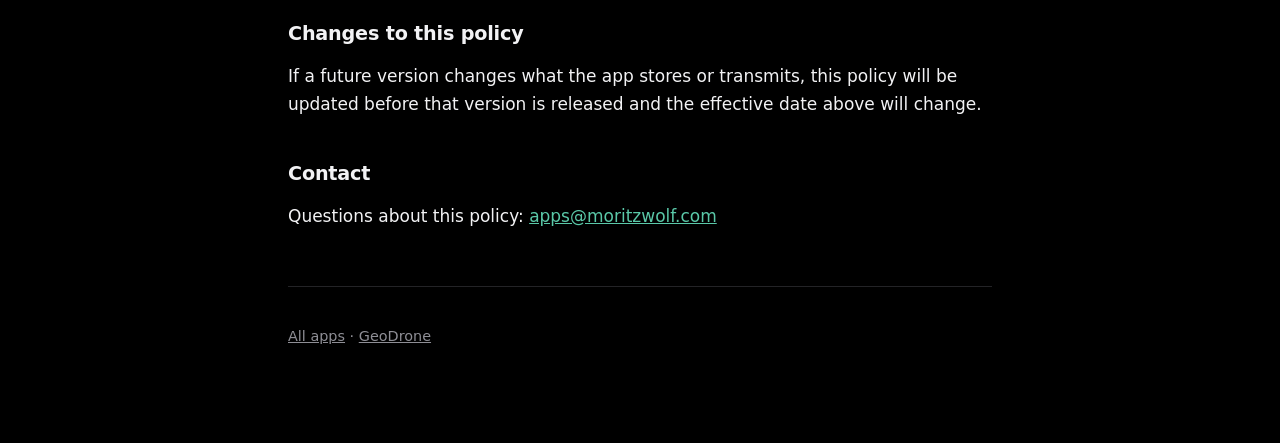
<file: geodrone/privacy/index.html>
<!doctype html>
<html lang="en">
<head>
<meta charset="utf-8">
<meta name="viewport" content="width=device-width, initial-scale=1">
<title>GeoDrone — Privacy Policy</title>
<meta name="description" content="Privacy policy for GeoDrone.">
<meta name="theme-color" content="#000000">
<link rel="icon" href="../../icons/geodrone.png">
<link rel="apple-touch-icon" href="../../icons/geodrone.png">
<link rel="stylesheet" href="../../style.css">
</head>
<body>
<div class="wrap">

<a class="back" href="../">&larr; GeoDrone</a>

<header>
  <h1>Privacy Policy</h1>
  <p class="tagline">GeoDrone &middot; effective 11 September 2026</p>
</header>

<main>
  <p class="lede">GeoDrone collects no personal data. There is no account, no registration, no advertising and no analytics or tracking. Your location never leaves the device.</p>

  <h2>Controller</h2>
  <p>Moritz Wolf &middot; <a href="mailto:apps@moritzwolf.com">apps@moritzwolf.com</a></p>

  <h2>Location</h2>
  <p>The app can show your position on the map so you can check the geo zones around your take-off point. Access is only requested when you press the location button, and can be withdrawn at any time in the system settings. The position is processed exclusively on the device: it is not stored and not transmitted. Without location access the app remains fully usable.</p>

  <h2>Requests to the DFS geo service</h2>
  <p>To display the geo zones, the app fetches the open vector data of DFS Deutsche Flugsicherung GmbH from <code>https://uas-betrieb.dfs.de/geoservices/dipul/wfs</code>.</p>
  <p>What is sent is the <strong>visible map extent</strong> as a rectangle of coordinates — not your position. As with any web server, DFS may process technically necessary connection data, in particular the IP address, the time and the address requested. The provider of this app has no influence over that; the DFS privacy notice applies (<a href="https://www.dfs.de/homepage/de/datenschutz/">dfs.de/homepage/de/datenschutz</a>). No account or key is used for the request, and the requests are not linked to a person.</p>

  <h2>Data on your device</h2>
  <p>Retrieved geo zones are stored with their geometry in the app's local container so the app stays usable without a network. The selection of visible layers and your acknowledgement of the safety notice are also stored locally. This data does not leave the device and can be deleted at any time:</p>
  <ul>
    <li>in the app under “Map data → Delete stored data”</li>
    <li>completely, by deleting the app</li>
  </ul>
  <p>There is no iCloud synchronisation.</p>

  <h2>Tracking</h2>
  <p>GeoDrone does not track you. It does not use the Advertising Identifier, does not request App Tracking Transparency permission, and contains no third-party analytics or advertising SDKs.</p>

  <h2>Permissions</h2>
  <p>Location, and only when you ask for it. The app does not use the camera, the microphone, contacts, photos, health data or motion data.</p>

  <h2>Changes to this policy</h2>
  <p>If a future version changes what the app stores or transmits, this policy will be updated before that version is released and the effective date above will change.</p>

  <h2>Contact</h2>
  <p>Questions about this policy: <a href="mailto:apps@moritzwolf.com">apps@moritzwolf.com</a></p>
</main>

<footer>
  <p><a href="../../">All apps</a> &middot; <a href="../">GeoDrone</a></p>
</footer>

</div>
</body>
</html>
</file>
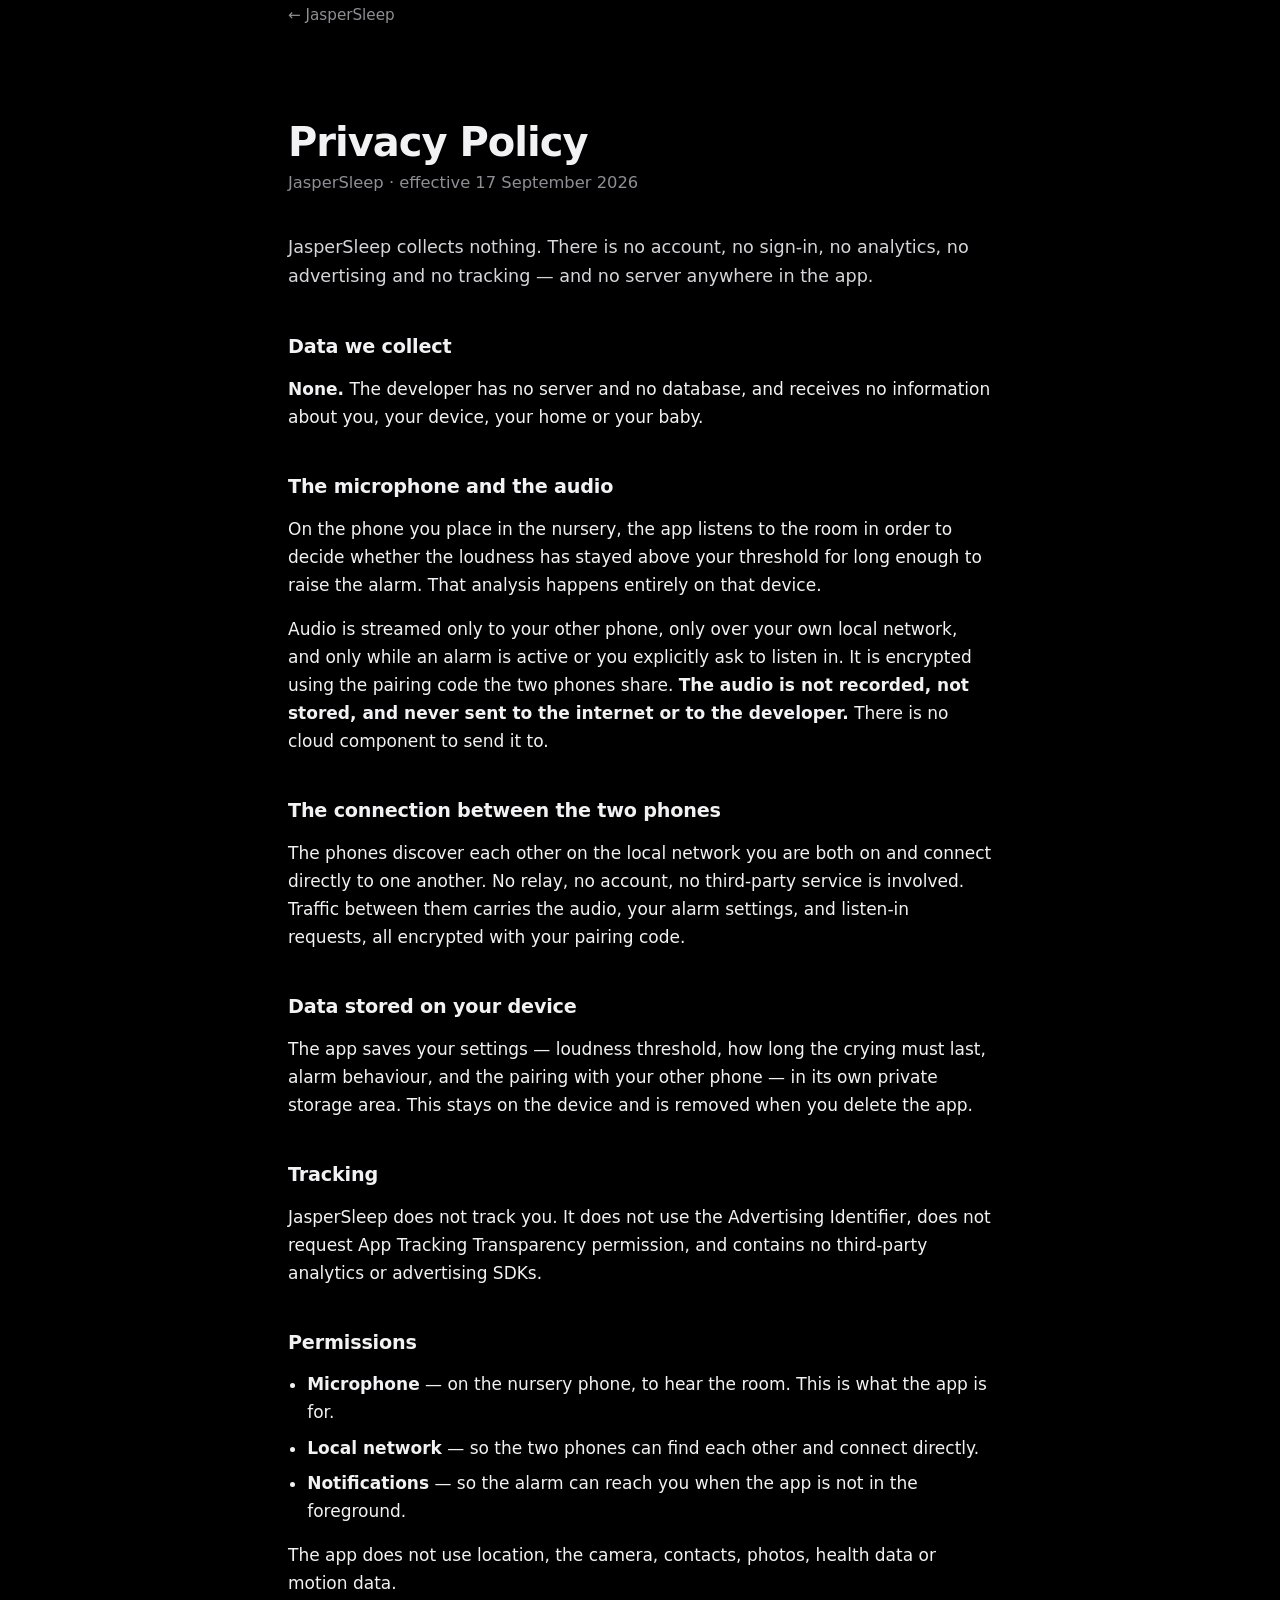
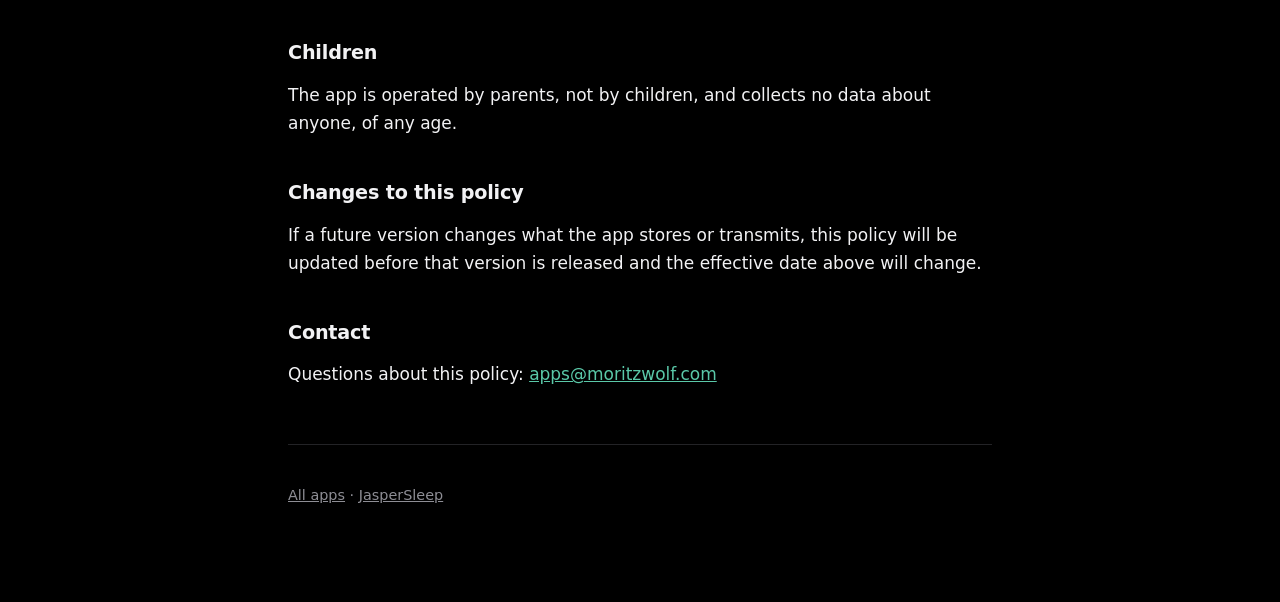
<file: jaspersleep/privacy/index.html>
<!doctype html>
<html lang="en">
<head>
<meta charset="utf-8">
<meta name="viewport" content="width=device-width, initial-scale=1">
<title>JasperSleep — Privacy Policy</title>
<meta name="description" content="Privacy policy for JasperSleep.">
<meta name="theme-color" content="#000000">
<link rel="icon" href="../../icons/jaspersleep.png">
<link rel="apple-touch-icon" href="../../icons/jaspersleep.png">
<link rel="stylesheet" href="../../style.css">
</head>
<body>
<div class="wrap">

<a class="back" href="../">&larr; JasperSleep</a>

<header>
  <h1>Privacy Policy</h1>
  <p class="tagline">JasperSleep &middot; effective 17 September 2026</p>
</header>

<main>
  <p class="lede">JasperSleep collects nothing. There is no account, no sign-in, no analytics, no advertising and no tracking — and no server anywhere in the app.</p>

  <h2>Data we collect</h2>
  <p><strong>None.</strong> The developer has no server and no database, and receives no information about you, your device, your home or your baby.</p>

  <h2>The microphone and the audio</h2>
  <p>On the phone you place in the nursery, the app listens to the room in order to decide whether the loudness has stayed above your threshold for long enough to raise the alarm. That analysis happens entirely on that device.</p>
  <p>Audio is streamed only to your other phone, only over your own local network, and only while an alarm is active or you explicitly ask to listen in. It is encrypted using the pairing code the two phones share. <strong>The audio is not recorded, not stored, and never sent to the internet or to the developer.</strong> There is no cloud component to send it to.</p>

  <h2>The connection between the two phones</h2>
  <p>The phones discover each other on the local network you are both on and connect directly to one another. No relay, no account, no third-party service is involved. Traffic between them carries the audio, your alarm settings, and listen-in requests, all encrypted with your pairing code.</p>

  <h2>Data stored on your device</h2>
  <p>The app saves your settings — loudness threshold, how long the crying must last, alarm behaviour, and the pairing with your other phone — in its own private storage area. This stays on the device and is removed when you delete the app.</p>

  <h2>Tracking</h2>
  <p>JasperSleep does not track you. It does not use the Advertising Identifier, does not request App Tracking Transparency permission, and contains no third-party analytics or advertising SDKs.</p>

  <h2>Permissions</h2>
  <ul>
    <li><strong>Microphone</strong> — on the nursery phone, to hear the room. This is what the app is for.</li>
    <li><strong>Local network</strong> — so the two phones can find each other and connect directly.</li>
    <li><strong>Notifications</strong> — so the alarm can reach you when the app is not in the foreground.</li>
  </ul>
  <p>The app does not use location, the camera, contacts, photos, health data or motion data.</p>

  <h2>Children</h2>
  <p>The app is operated by parents, not by children, and collects no data about anyone, of any age.</p>

  <h2>Changes to this policy</h2>
  <p>If a future version changes what the app stores or transmits, this policy will be updated before that version is released and the effective date above will change.</p>

  <h2>Contact</h2>
  <p>Questions about this policy: <a href="mailto:apps@moritzwolf.com">apps@moritzwolf.com</a></p>
</main>

<footer>
  <p><a href="../../">All apps</a> &middot; <a href="../">JasperSleep</a></p>
</footer>

</div>
</body>
</html>
</file>
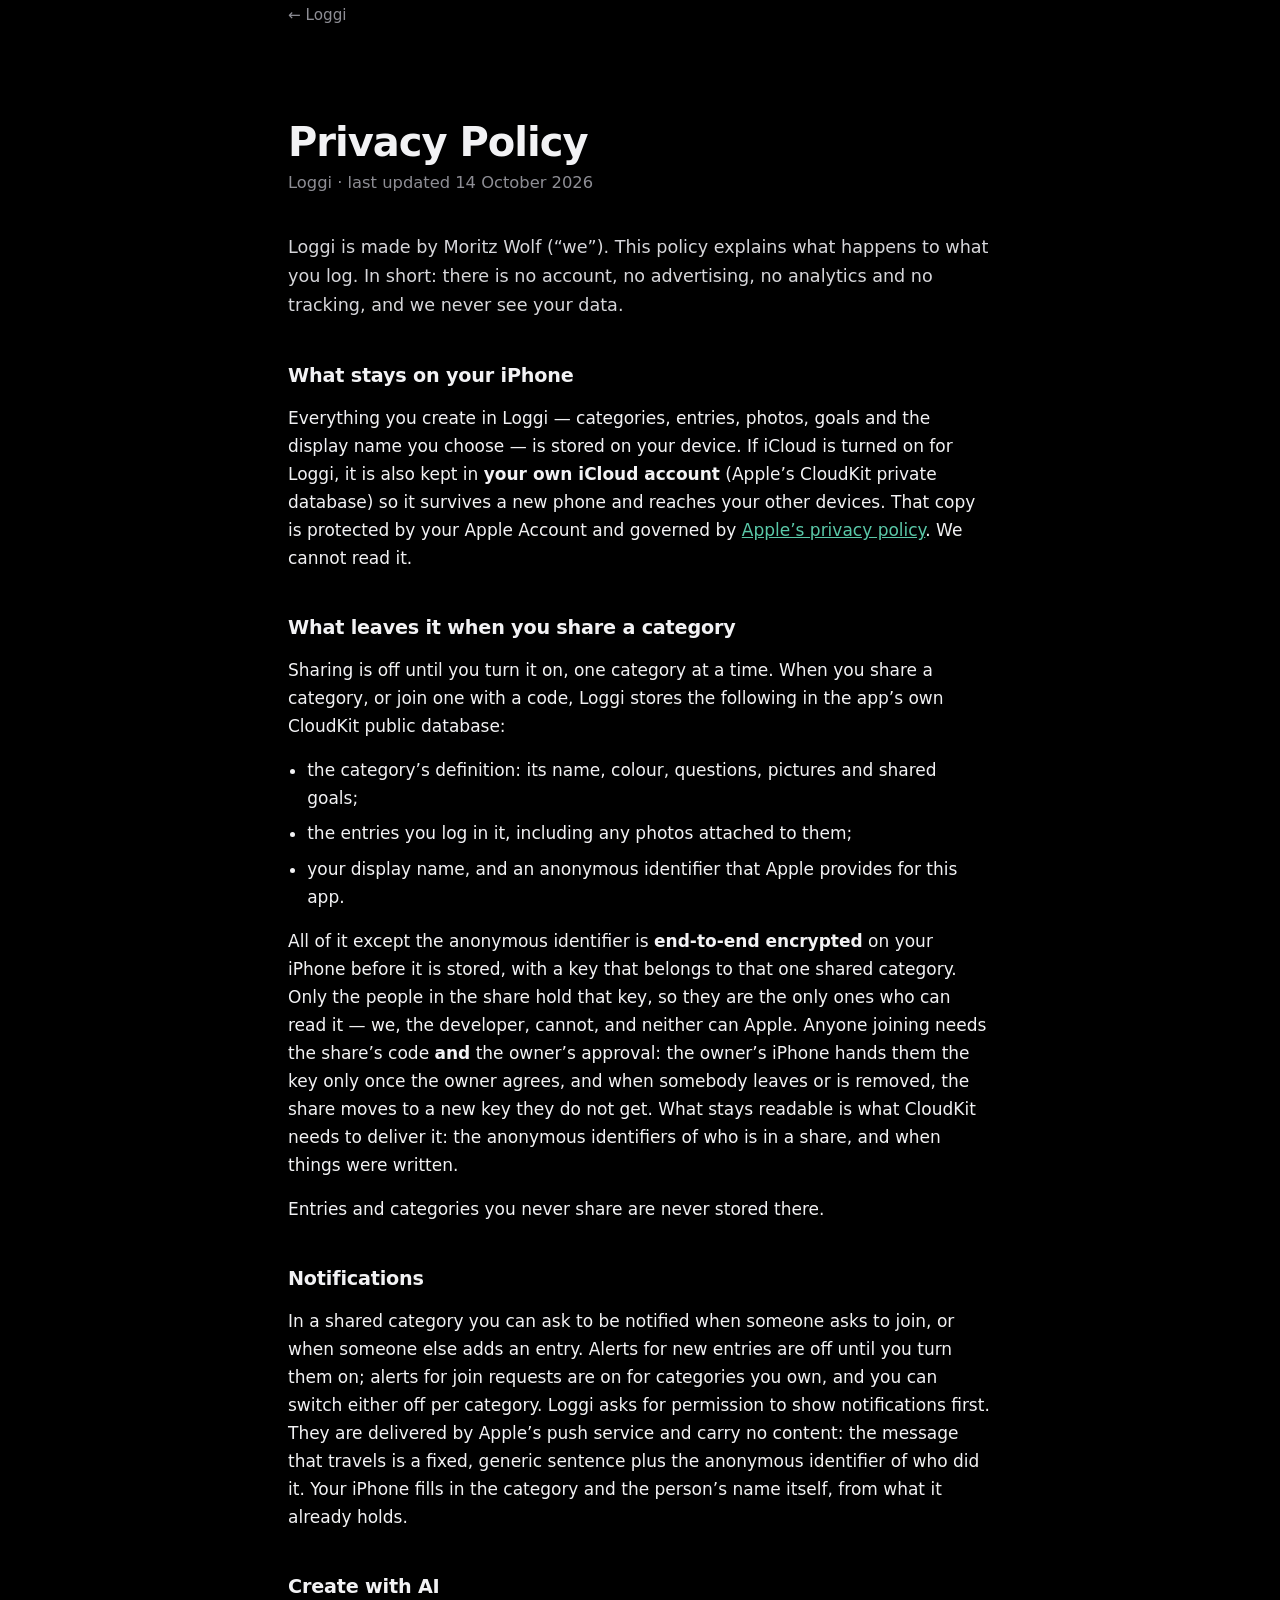
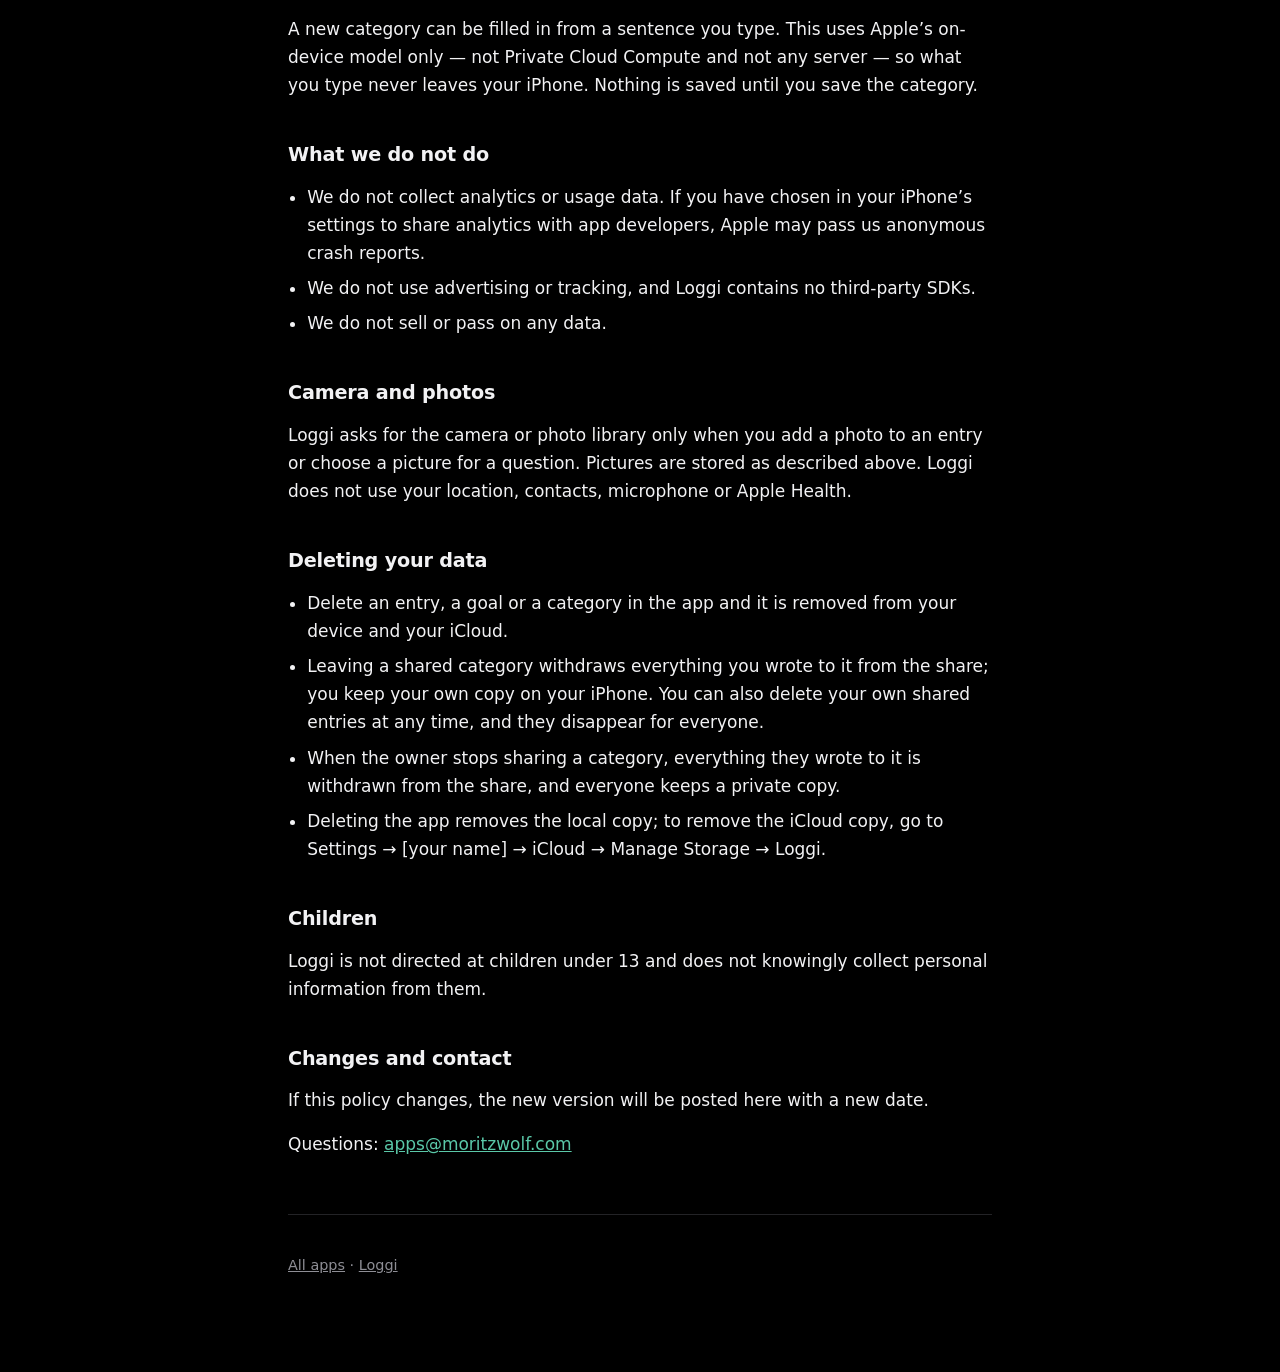
<file: loggi/privacy/index.html>
<!doctype html>
<html lang="en">
<head>
<meta charset="utf-8">
<meta name="viewport" content="width=device-width, initial-scale=1">
<title>Loggi — Privacy Policy</title>
<meta name="description" content="Privacy policy for Loggi.">
<meta name="theme-color" content="#000000">
<link rel="icon" href="../../icons/loggi.png">
<link rel="apple-touch-icon" href="../../icons/loggi.png">
<link rel="stylesheet" href="../../style.css">
</head>
<body>
<div class="wrap">

<a class="back" href="../">&larr; Loggi</a>

<header>
  <h1>Privacy Policy</h1>
  <p class="tagline">Loggi &middot; last updated 14 October 2026</p>
</header>

<main>
  <p class="lede">Loggi is made by Moritz Wolf (&ldquo;we&rdquo;). This policy explains what happens to what you log. In short: there is no account, no advertising, no analytics and no tracking, and we never see your data.</p>

  <h2>What stays on your iPhone</h2>
  <p>Everything you create in Loggi — categories, entries, photos, goals and the display name you choose — is stored on your device. If iCloud is turned on for Loggi, it is also kept in <strong>your own iCloud account</strong> (Apple&rsquo;s CloudKit private database) so it survives a new phone and reaches your other devices. That copy is protected by your Apple Account and governed by <a href="https://www.apple.com/legal/privacy/">Apple&rsquo;s privacy policy</a>. We cannot read it.</p>

  <h2>What leaves it when you share a category</h2>
  <p>Sharing is off until you turn it on, one category at a time. When you share a category, or join one with a code, Loggi stores the following in the app&rsquo;s own CloudKit public database:</p>
  <ul>
    <li>the category&rsquo;s definition: its name, colour, questions, pictures and shared goals;</li>
    <li>the entries you log in it, including any photos attached to them;</li>
    <li>your display name, and an anonymous identifier that Apple provides for this app.</li>
  </ul>
  <p>All of it except the anonymous identifier is <strong>end-to-end encrypted</strong> on your iPhone before it is stored, with a key that belongs to that one shared category. Only the people in the share hold that key, so they are the only ones who can read it — we, the developer, cannot, and neither can Apple. Anyone joining needs the share&rsquo;s code <strong>and</strong> the owner&rsquo;s approval: the owner&rsquo;s iPhone hands them the key only once the owner agrees, and when somebody leaves or is removed, the share moves to a new key they do not get. What stays readable is what CloudKit needs to deliver it: the anonymous identifiers of who is in a share, and when things were written.</p>
  <p>Entries and categories you never share are never stored there.</p>

  <h2>Notifications</h2>
  <p>In a shared category you can ask to be notified when someone asks to join, or when someone else adds an entry. Alerts for new entries are off until you turn them on; alerts for join requests are on for categories you own, and you can switch either off per category. Loggi asks for permission to show notifications first. They are delivered by Apple&rsquo;s push service and carry no content: the message that travels is a fixed, generic sentence plus the anonymous identifier of who did it. Your iPhone fills in the category and the person&rsquo;s name itself, from what it already holds.</p>

  <h2>Create with AI</h2>
  <p>A new category can be filled in from a sentence you type. This uses Apple&rsquo;s on-device model only — not Private Cloud Compute and not any server — so what you type never leaves your iPhone. Nothing is saved until you save the category.</p>

  <h2>What we do not do</h2>
  <ul>
    <li>We do not collect analytics or usage data. If you have chosen in your iPhone&rsquo;s settings to share analytics with app developers, Apple may pass us anonymous crash reports.</li>
    <li>We do not use advertising or tracking, and Loggi contains no third-party SDKs.</li>
    <li>We do not sell or pass on any data.</li>
  </ul>

  <h2>Camera and photos</h2>
  <p>Loggi asks for the camera or photo library only when you add a photo to an entry or choose a picture for a question. Pictures are stored as described above. Loggi does not use your location, contacts, microphone or Apple Health.</p>

  <h2>Deleting your data</h2>
  <ul>
    <li>Delete an entry, a goal or a category in the app and it is removed from your device and your iCloud.</li>
    <li>Leaving a shared category withdraws everything you wrote to it from the share; you keep your own copy on your iPhone. You can also delete your own shared entries at any time, and they disappear for everyone.</li>
    <li>When the owner stops sharing a category, everything they wrote to it is withdrawn from the share, and everyone keeps a private copy.</li>
    <li>Deleting the app removes the local copy; to remove the iCloud copy, go to Settings &rarr; [your name] &rarr; iCloud &rarr; Manage Storage &rarr; Loggi.</li>
  </ul>

  <h2>Children</h2>
  <p>Loggi is not directed at children under 13 and does not knowingly collect personal information from them.</p>

  <h2>Changes and contact</h2>
  <p>If this policy changes, the new version will be posted here with a new date.</p>
  <p>Questions: <a href="mailto:apps@moritzwolf.com">apps@moritzwolf.com</a></p>
</main>

<footer>
  <p><a href="../../">All apps</a> &middot; <a href="../">Loggi</a></p>
</footer>

</div>
</body>
</html>
</file>
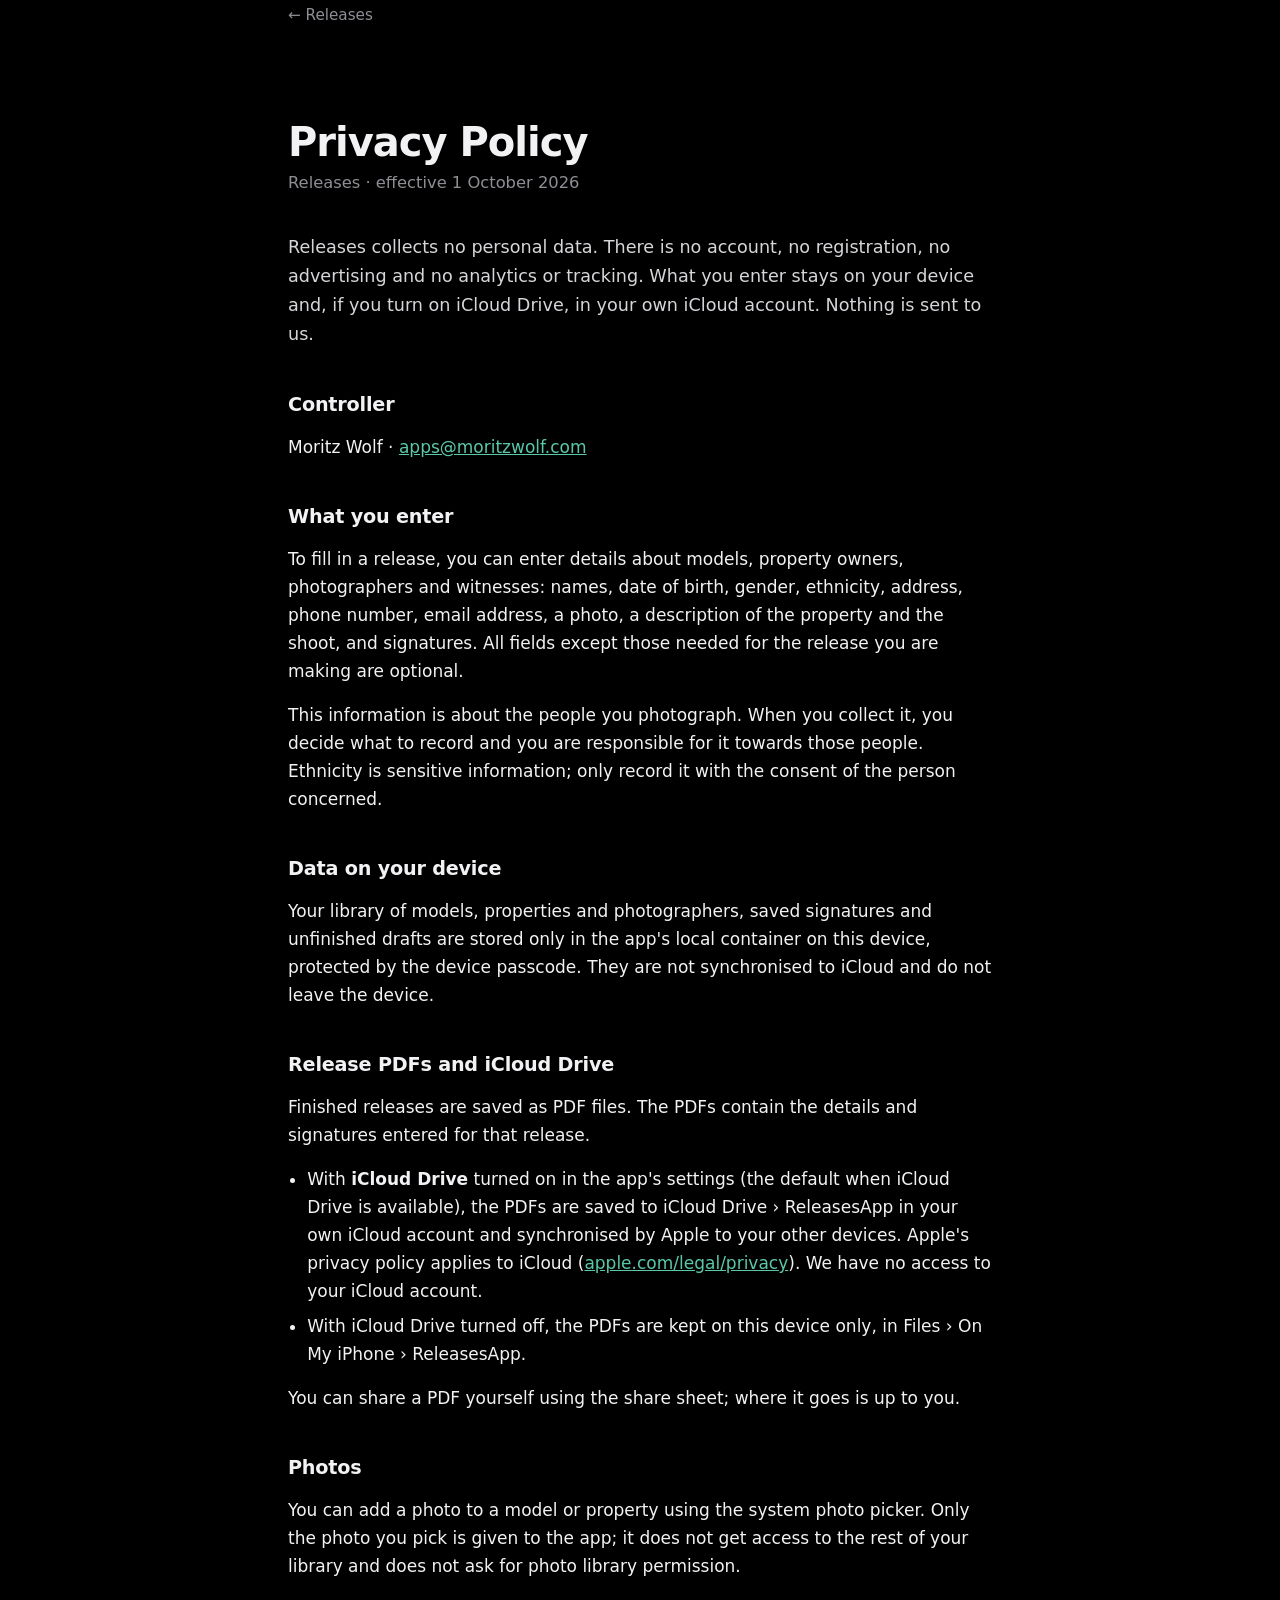
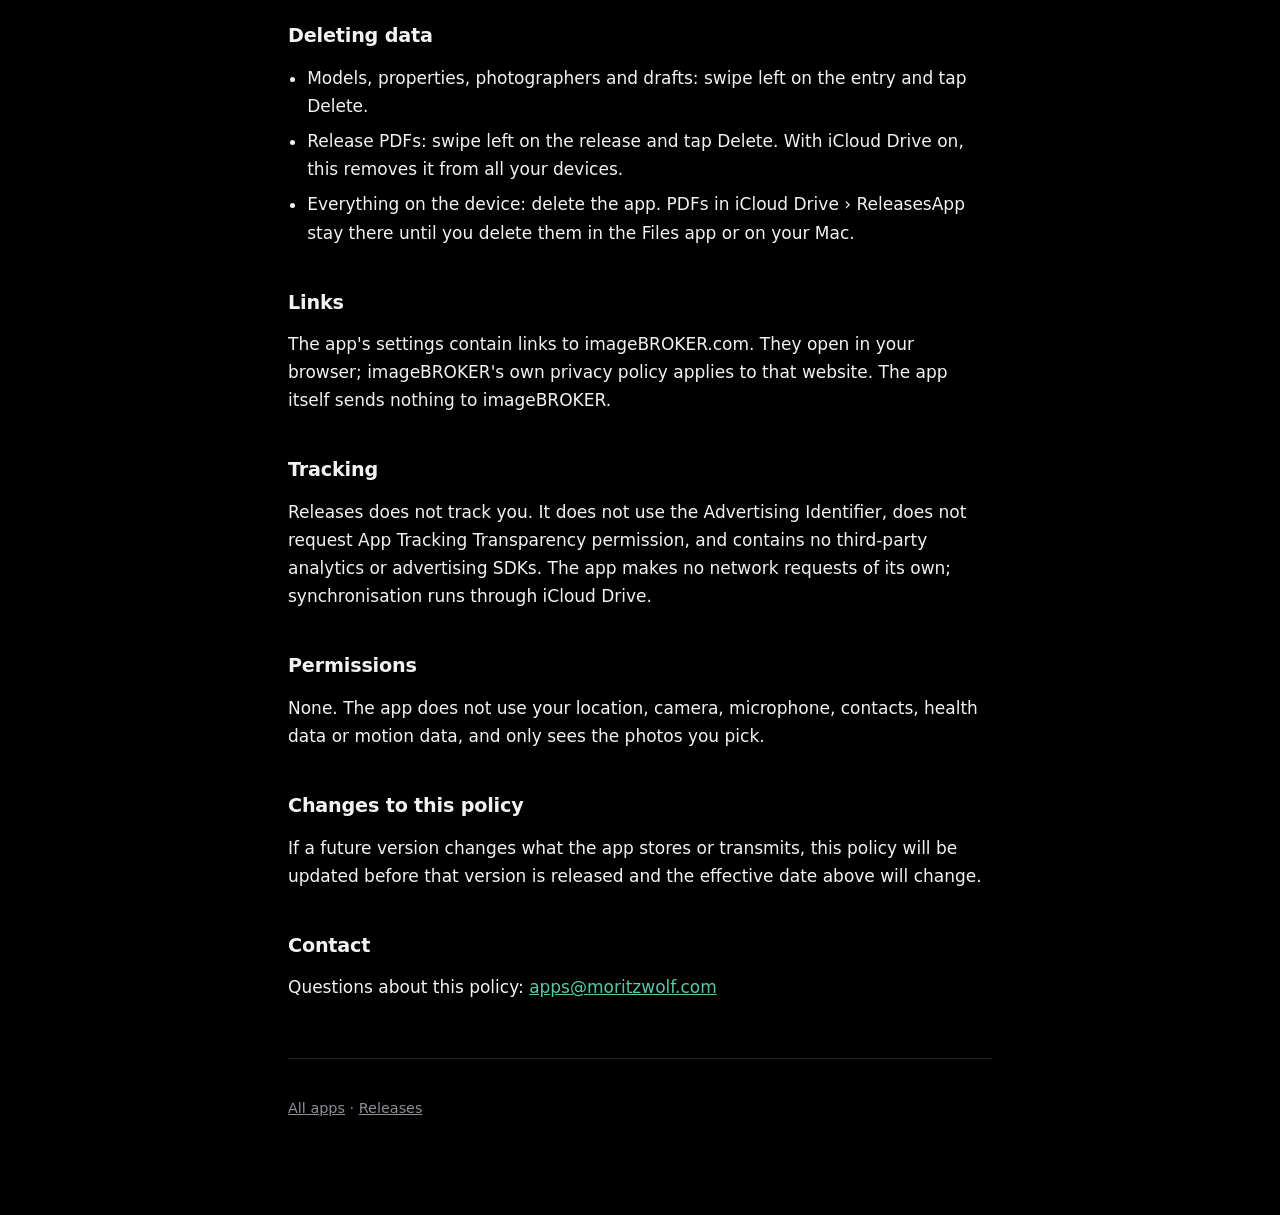
<file: releases/privacy/index.html>
<!doctype html>
<html lang="en">
<head>
<meta charset="utf-8">
<meta name="viewport" content="width=device-width, initial-scale=1">
<title>Releases — Privacy Policy</title>
<meta name="description" content="Privacy policy for Releases.">
<meta name="theme-color" content="#000000">
<link rel="icon" href="../../icons/releases.png">
<link rel="apple-touch-icon" href="../../icons/releases.png">
<link rel="stylesheet" href="../../style.css">
</head>
<body>
<div class="wrap">

<a class="back" href="../">&larr; Releases</a>

<header>
  <h1>Privacy Policy</h1>
  <p class="tagline">Releases &middot; effective 1 October 2026</p>
</header>

<main>
  <p class="lede">Releases collects no personal data. There is no account, no registration, no advertising and no analytics or tracking. What you enter stays on your device and, if you turn on iCloud Drive, in your own iCloud account. Nothing is sent to us.</p>

  <h2>Controller</h2>
  <p>Moritz Wolf &middot; <a href="mailto:apps@moritzwolf.com">apps@moritzwolf.com</a></p>

  <h2>What you enter</h2>
  <p>To fill in a release, you can enter details about models, property owners, photographers and witnesses: names, date of birth, gender, ethnicity, address, phone number, email address, a photo, a description of the property and the shoot, and signatures. All fields except those needed for the release you are making are optional.</p>
  <p>This information is about the people you photograph. When you collect it, you decide what to record and you are responsible for it towards those people. Ethnicity is sensitive information; only record it with the consent of the person concerned.</p>

  <h2>Data on your device</h2>
  <p>Your library of models, properties and photographers, saved signatures and unfinished drafts are stored only in the app's local container on this device, protected by the device passcode. They are not synchronised to iCloud and do not leave the device.</p>

  <h2>Release PDFs and iCloud Drive</h2>
  <p>Finished releases are saved as PDF files. The PDFs contain the details and signatures entered for that release.</p>
  <ul>
    <li>With <strong>iCloud Drive</strong> turned on in the app's settings (the default when iCloud Drive is available), the PDFs are saved to iCloud Drive › ReleasesApp in your own iCloud account and synchronised by Apple to your other devices. Apple's privacy policy applies to iCloud (<a href="https://www.apple.com/legal/privacy/">apple.com/legal/privacy</a>). We have no access to your iCloud account.</li>
    <li>With iCloud Drive turned off, the PDFs are kept on this device only, in Files › On My iPhone › ReleasesApp.</li>
  </ul>
  <p>You can share a PDF yourself using the share sheet; where it goes is up to you.</p>

  <h2>Photos</h2>
  <p>You can add a photo to a model or property using the system photo picker. Only the photo you pick is given to the app; it does not get access to the rest of your library and does not ask for photo library permission.</p>

  <h2>Deleting data</h2>
  <ul>
    <li>Models, properties, photographers and drafts: swipe left on the entry and tap Delete.</li>
    <li>Release PDFs: swipe left on the release and tap Delete. With iCloud Drive on, this removes it from all your devices.</li>
    <li>Everything on the device: delete the app. PDFs in iCloud Drive › ReleasesApp stay there until you delete them in the Files app or on your Mac.</li>
  </ul>

  <h2>Links</h2>
  <p>The app's settings contain links to imageBROKER.com. They open in your browser; imageBROKER's own privacy policy applies to that website. The app itself sends nothing to imageBROKER.</p>

  <h2>Tracking</h2>
  <p>Releases does not track you. It does not use the Advertising Identifier, does not request App Tracking Transparency permission, and contains no third-party analytics or advertising SDKs. The app makes no network requests of its own; synchronisation runs through iCloud Drive.</p>

  <h2>Permissions</h2>
  <p>None. The app does not use your location, camera, microphone, contacts, health data or motion data, and only sees the photos you pick.</p>

  <h2>Changes to this policy</h2>
  <p>If a future version changes what the app stores or transmits, this policy will be updated before that version is released and the effective date above will change.</p>

  <h2>Contact</h2>
  <p>Questions about this policy: <a href="mailto:apps@moritzwolf.com">apps@moritzwolf.com</a></p>
</main>

<footer>
  <p><a href="../../">All apps</a> &middot; <a href="../">Releases</a></p>
</footer>

</div>
</body>
</html>
</file>
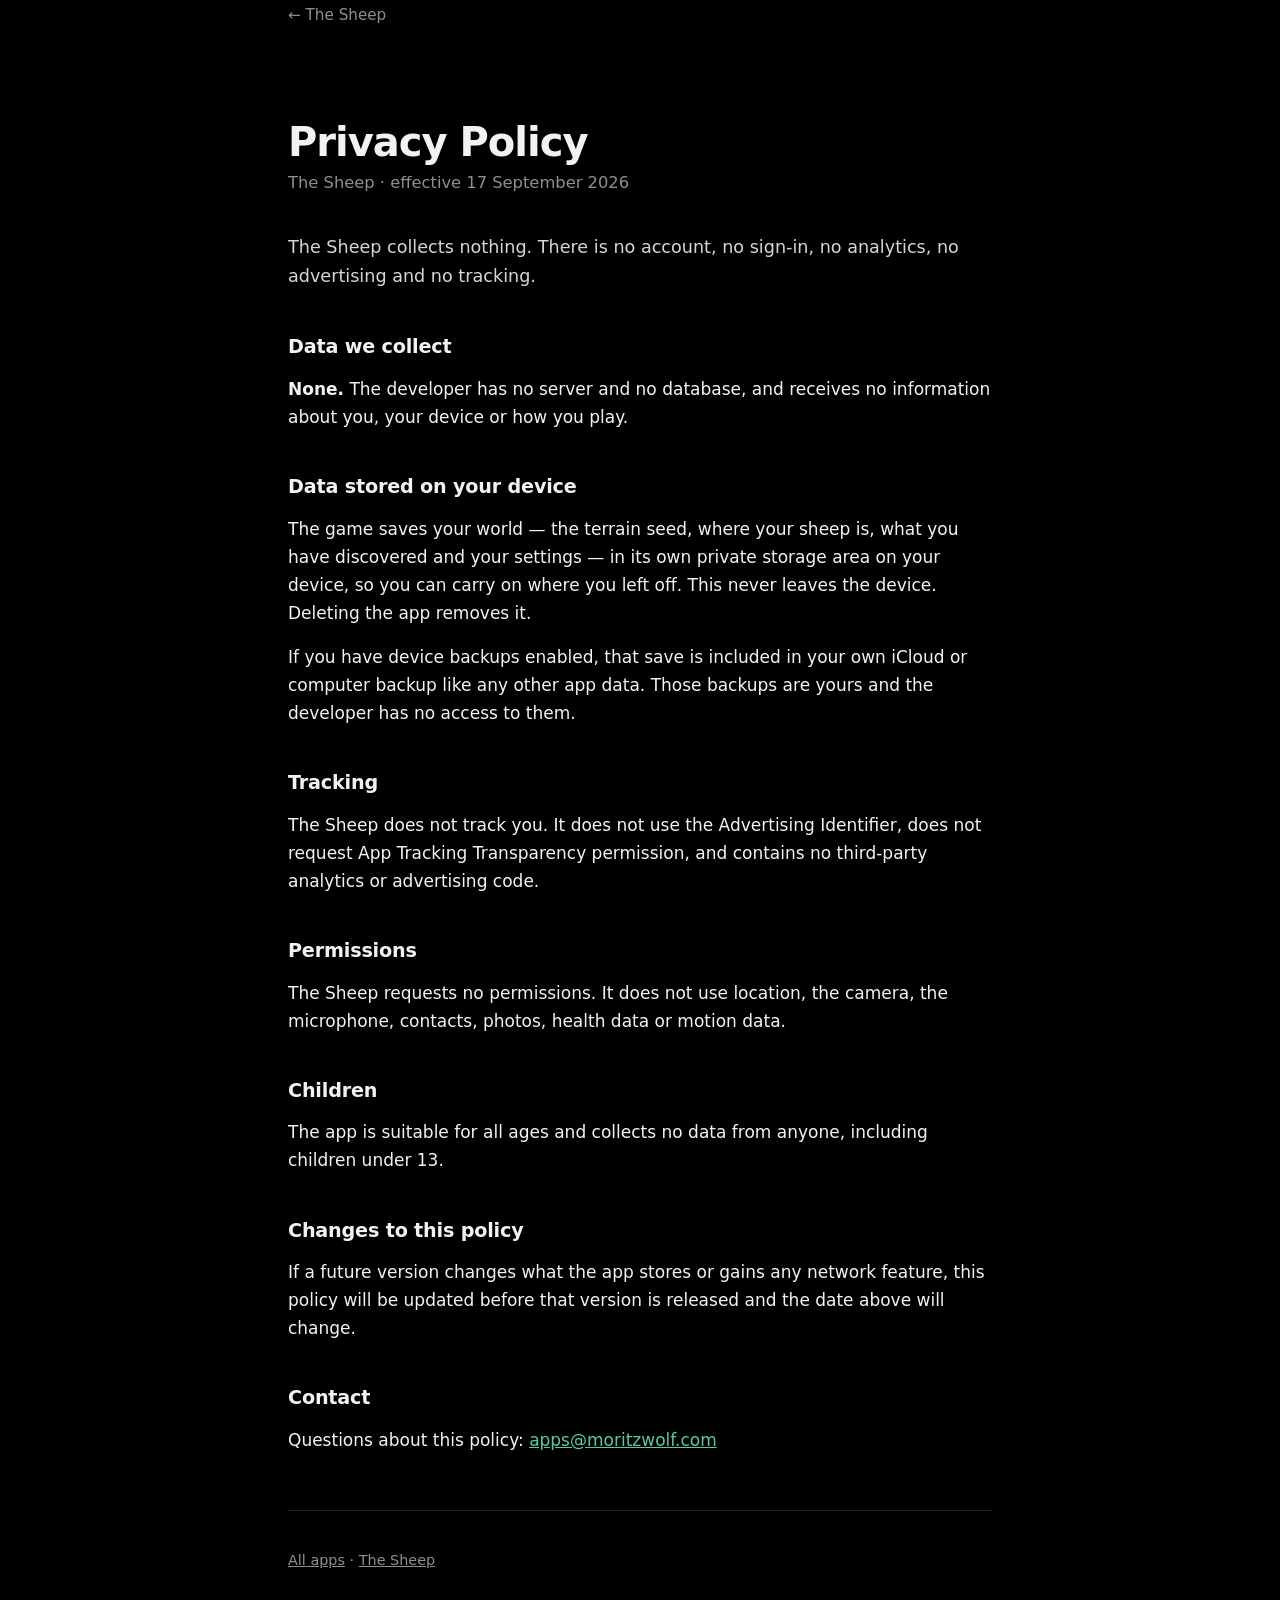
<file: thesheep/privacy/index.html>
<!doctype html>
<html lang="en">
<head>
<meta charset="utf-8">
<meta name="viewport" content="width=device-width, initial-scale=1">
<title>The Sheep — Privacy Policy</title>
<meta name="description" content="Privacy policy for The Sheep.">
<meta name="theme-color" content="#000000">
<link rel="icon" href="../../icons/thesheep.png">
<link rel="apple-touch-icon" href="../../icons/thesheep.png">
<link rel="stylesheet" href="../../style.css">
</head>
<body>
<div class="wrap">

<a class="back" href="../">&larr; The Sheep</a>

<header>
  <h1>Privacy Policy</h1>
  <p class="tagline">The Sheep &middot; effective 17 September 2026</p>
</header>

<main>
  <p class="lede">The Sheep collects nothing. There is no account, no sign-in, no analytics, no advertising and no tracking.</p>

  <h2>Data we collect</h2>
  <p><strong>None.</strong> The developer has no server and no database, and receives no information about you, your device or how you play.</p>

  <h2>Data stored on your device</h2>
  <p>The game saves your world — the terrain seed, where your sheep is, what you have discovered and your settings — in its own private storage area on your device, so you can carry on where you left off. This never leaves the device. Deleting the app removes it.</p>
  <p>If you have device backups enabled, that save is included in your own iCloud or computer backup like any other app data. Those backups are yours and the developer has no access to them.</p>

  <h2>Tracking</h2>
  <p>The Sheep does not track you. It does not use the Advertising Identifier, does not request App Tracking Transparency permission, and contains no third-party analytics or advertising code.</p>

  <h2>Permissions</h2>
  <p>The Sheep requests no permissions. It does not use location, the camera, the microphone, contacts, photos, health data or motion data.</p>

  <h2>Children</h2>
  <p>The app is suitable for all ages and collects no data from anyone, including children under 13.</p>

  <h2>Changes to this policy</h2>
  <p>If a future version changes what the app stores or gains any network feature, this policy will be updated before that version is released and the date above will change.</p>

  <h2>Contact</h2>
  <p>Questions about this policy: <a href="mailto:apps@moritzwolf.com">apps@moritzwolf.com</a></p>
</main>

<footer>
  <p><a href="../../">All apps</a> &middot; <a href="../">The Sheep</a></p>
</footer>

</div>
</body>
</html>
</file>
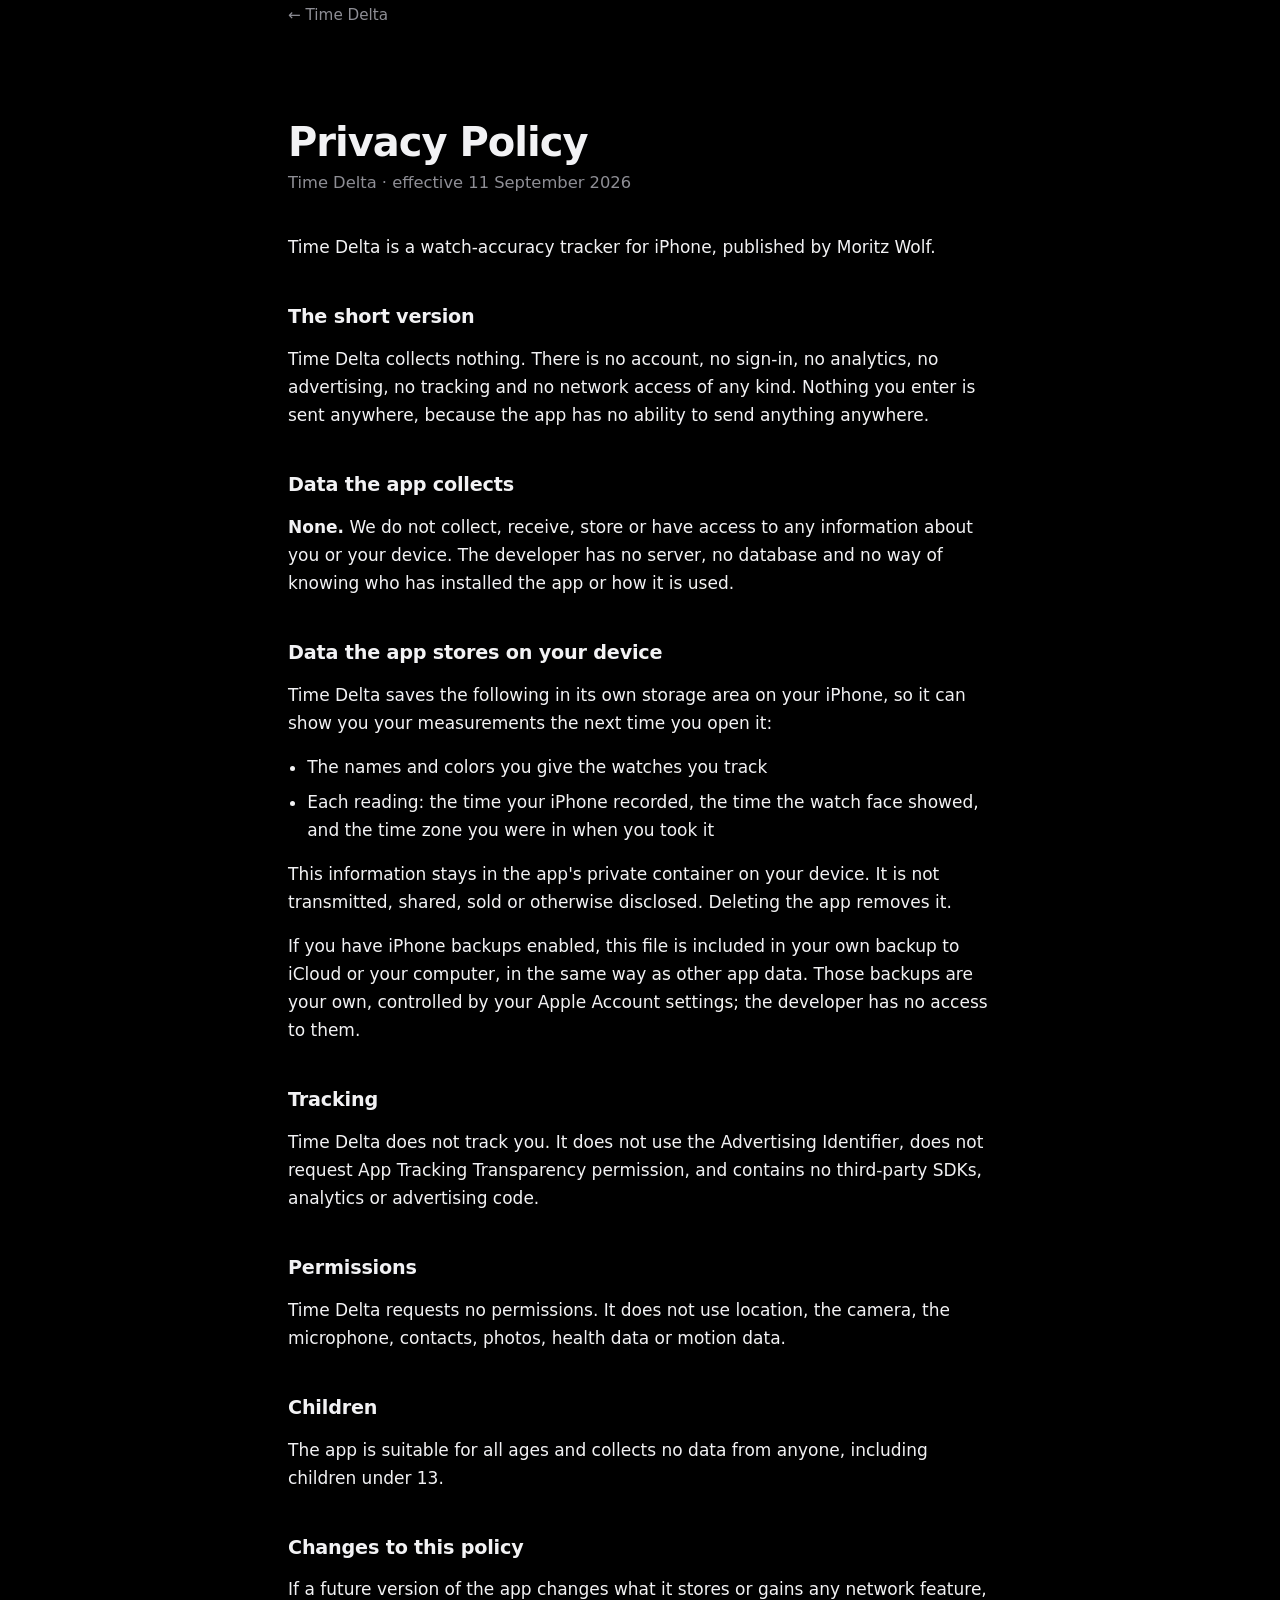
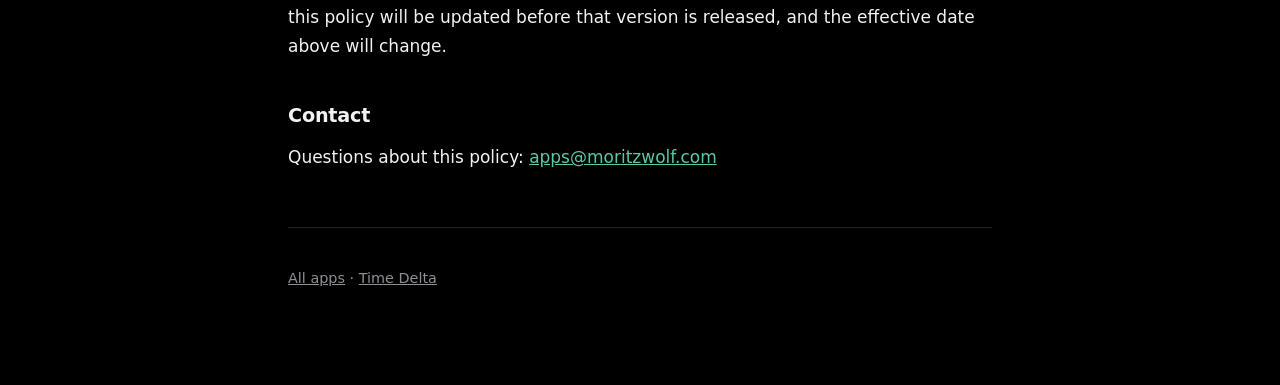
<file: time-delta/privacy/index.html>
<!doctype html>
<html lang="en">
<head>
<meta charset="utf-8">
<meta name="viewport" content="width=device-width, initial-scale=1">
<title>Time Delta — Privacy Policy</title>
<meta name="description" content="Privacy policy for Time Delta.">
<meta name="theme-color" content="#000000">
<link rel="icon" href="../../icons/time-delta.png">
<link rel="apple-touch-icon" href="../../icons/time-delta.png">
<link rel="stylesheet" href="../../style.css">
</head>
<body>
<div class="wrap">

<a class="back" href="../">&larr; Time Delta</a>

<header>
  <h1>Privacy Policy</h1>
  <p class="tagline">Time Delta &middot; effective 11 September 2026</p>
</header>

<main>
  <p>Time Delta is a watch-accuracy tracker for iPhone, published by Moritz Wolf.</p>

  <h2>The short version</h2>
  <p>Time Delta collects nothing. There is no account, no sign-in, no analytics, no advertising, no tracking and no network access of any kind. Nothing you enter is sent anywhere, because the app has no ability to send anything anywhere.</p>

  <h2>Data the app collects</h2>
  <p><strong>None.</strong> We do not collect, receive, store or have access to any information about you or your device. The developer has no server, no database and no way of knowing who has installed the app or how it is used.</p>

  <h2>Data the app stores on your device</h2>
  <p>Time Delta saves the following in its own storage area on your iPhone, so it can show you your measurements the next time you open it:</p>
  <ul>
    <li>The names and colors you give the watches you track</li>
    <li>Each reading: the time your iPhone recorded, the time the watch face showed, and the time zone you were in when you took it</li>
  </ul>
  <p>This information stays in the app's private container on your device. It is not transmitted, shared, sold or otherwise disclosed. Deleting the app removes it.</p>
  <p>If you have iPhone backups enabled, this file is included in your own backup to iCloud or your computer, in the same way as other app data. Those backups are your own, controlled by your Apple Account settings; the developer has no access to them.</p>

  <h2>Tracking</h2>
  <p>Time Delta does not track you. It does not use the Advertising Identifier, does not request App Tracking Transparency permission, and contains no third-party SDKs, analytics or advertising code.</p>

  <h2>Permissions</h2>
  <p>Time Delta requests no permissions. It does not use location, the camera, the microphone, contacts, photos, health data or motion data.</p>

  <h2>Children</h2>
  <p>The app is suitable for all ages and collects no data from anyone, including children under 13.</p>

  <h2>Changes to this policy</h2>
  <p>If a future version of the app changes what it stores or gains any network feature, this policy will be updated before that version is released, and the effective date above will change.</p>

  <h2>Contact</h2>
  <p>Questions about this policy: <a href="mailto:apps@moritzwolf.com">apps@moritzwolf.com</a></p>
</main>

<footer>
  <p><a href="../../">All apps</a> &middot; <a href="../">Time Delta</a></p>
</footer>

</div>
</body>
</html>
</file>
<file: style.css>
/* apps.moritzwolf.com — one stylesheet for every page */

:root {
  --bg: #000000;
  --panel: #0e0e10;
  --border: #232326;
  --ink: #f2f2f4;
  --muted: #8e8e95;
  --accent: #5ac8a8;
  --badge-bg: #1a1a1d;
  --badge-ink: #9b9ba3;
  --radius: 16px;

  /* Apple's app icon corner: 22.37% of the side. A plain border-radius, so it
     is a rounded square rather than iOS's continuous-curvature squircle — no
     browser implements the latter. */
  --icon-radius: 22.37%;

  color-scheme: dark;
}

* { box-sizing: border-box; }

html { background: var(--bg); }

body {
  margin: 0;
  padding: 0 1.25rem 5rem;
  background: var(--bg);
  color: var(--ink);
  font: 400 17px/1.65 -apple-system, BlinkMacSystemFont, "SF Pro Text", "Segoe UI", Inter, system-ui, sans-serif;
  -webkit-font-smoothing: antialiased;
  text-rendering: optimizeLegibility;
}

.wrap { max-width: 44rem; margin: 0 auto; }

/* ---------- home screen ---------- */

/* The index page is nothing but the grid, centred in the viewport. */
body.home {
  min-height: 100svh;
  display: flex;
  align-items: center;
  justify-content: center;
  padding: 3rem 1.5rem;
}

.home-screen {
  display: grid;
  grid-template-columns: repeat(2, 5.5rem);
  justify-content: center;
  gap: 2.25rem 1.9rem;
  margin: 0;
  padding: 0;
  list-style: none;
}

/* Each breakpoint is set where that column count actually fits, including the
   3rem of body padding: 3 cols need 3x5.5rem + 2x1.9rem + 3rem = ~373px, and
   6 cols need 6x6rem + 5x2.25rem + 3rem = ~804px. */
@media (min-width: 26rem) { .home-screen { grid-template-columns: repeat(3, 5.5rem); } }
@media (min-width: 52rem) {
  .home-screen {
    grid-template-columns: repeat(6, 6rem);
    gap: 2.5rem 2.25rem;
  }
}

.home-app {
  display: block;
  text-decoration: none;
  color: var(--ink);
  -webkit-tap-highlight-color: transparent;
}

.home-app img {
  display: block;
  width: 100%;
  /* height:auto is load-bearing — the width/height attributes on the <img> are
     presentational hints, and a used height of 512px would beat aspect-ratio. */
  height: auto;
  aspect-ratio: 1;
  border-radius: var(--icon-radius);
  background: #17171a;
  box-shadow:
    0 1px 2px rgba(0, 0, 0, 0.6),
    0 8px 22px rgba(0, 0, 0, 0.55),
    inset 0 0 0 0.5px rgba(255, 255, 255, 0.08);
  transition: transform 0.18s ease, box-shadow 0.18s ease;
}

.home-app:hover img,
.home-app:focus-visible img {
  transform: scale(1.06);
  box-shadow:
    0 2px 4px rgba(0, 0, 0, 0.6),
    0 14px 34px rgba(0, 0, 0, 0.7),
    inset 0 0 0 0.5px rgba(255, 255, 255, 0.14);
}

.home-app:active img { transform: scale(0.94); }

.home-app span {
  display: block;
  margin-top: 0.5rem;
  text-align: center;
  font-size: 0.78rem;
  line-height: 1.2;
  font-weight: 400;
  letter-spacing: 0.01em;
  color: #ffffff;
  text-shadow: 0 1px 3px rgba(0, 0, 0, 0.8);
  overflow-wrap: anywhere;
}

@media (prefers-reduced-motion: reduce) {
  .home-app img { transition: none; }
  .home-app:hover img,
  .home-app:focus-visible img,
  .home-app:active img { transform: none; }
}

/* ---------- app + privacy pages ---------- */

header { padding: 3.5rem 0 2.25rem; }

.app-head {
  display: flex;
  align-items: center;
  gap: 1.1rem;
  margin-bottom: 1.25rem;
}

.app-head img {
  width: 4.5rem;
  height: 4.5rem;
  flex: none;
  border-radius: var(--icon-radius);
  box-shadow: 0 6px 18px rgba(0, 0, 0, 0.6), inset 0 0 0 0.5px rgba(255, 255, 255, 0.08);
}

h1 {
  font-size: clamp(1.9rem, 5.5vw, 2.5rem);
  line-height: 1.12;
  letter-spacing: -0.025em;
  margin: 0 0 0.35rem;
  font-weight: 600;
}

.tagline { color: var(--muted); margin: 0; font-size: 1.02rem; }

.back {
  display: inline-block;
  margin-bottom: 2.25rem;
  color: var(--muted);
  text-decoration: none;
  font-size: 0.95rem;
}
.back:hover { color: var(--accent); }

.badge {
  display: inline-block;
  padding: 0.18rem 0.65rem;
  border-radius: 999px;
  background: var(--badge-bg);
  border: 1px solid var(--border);
  color: var(--badge-ink);
  font-size: 0.72rem;
  font-weight: 500;
  letter-spacing: 0.04em;
  text-transform: uppercase;
}
a.badge.live {
  color: var(--accent);
  border-color: var(--accent);
  text-decoration: none;
}
a.badge.live:hover { background: var(--accent); color: var(--bg); }

main h2 {
  margin: 2.5rem 0 0.75rem;
  font-size: 1.2rem;
  font-weight: 600;
  letter-spacing: -0.01em;
}
main p { margin: 0 0 1rem; }
main ul { margin: 0 0 1rem; padding-left: 1.2rem; }
main li { margin-bottom: 0.45rem; }

main code {
  font-family: ui-monospace, SFMono-Regular, Menlo, monospace;
  font-size: 0.88em;
  background: var(--panel);
  border: 1px solid var(--border);
  border-radius: 6px;
  padding: 0.1em 0.4em;
  overflow-wrap: anywhere;
}

a { color: var(--accent); }

.lede { font-size: 1.1rem; color: #d6d6da; }

.meta {
  margin: 2rem 0 0;
  padding-top: 1.5rem;
  border-top: 1px solid var(--border);
  color: var(--muted);
  font-size: 0.95rem;
}

footer {
  margin-top: 3.5rem;
  padding-top: 1.5rem;
  border-top: 1px solid var(--border);
  color: var(--muted);
  font-size: 0.9rem;
}
footer a { color: var(--muted); }
footer a:hover { color: var(--accent); }
</file>
